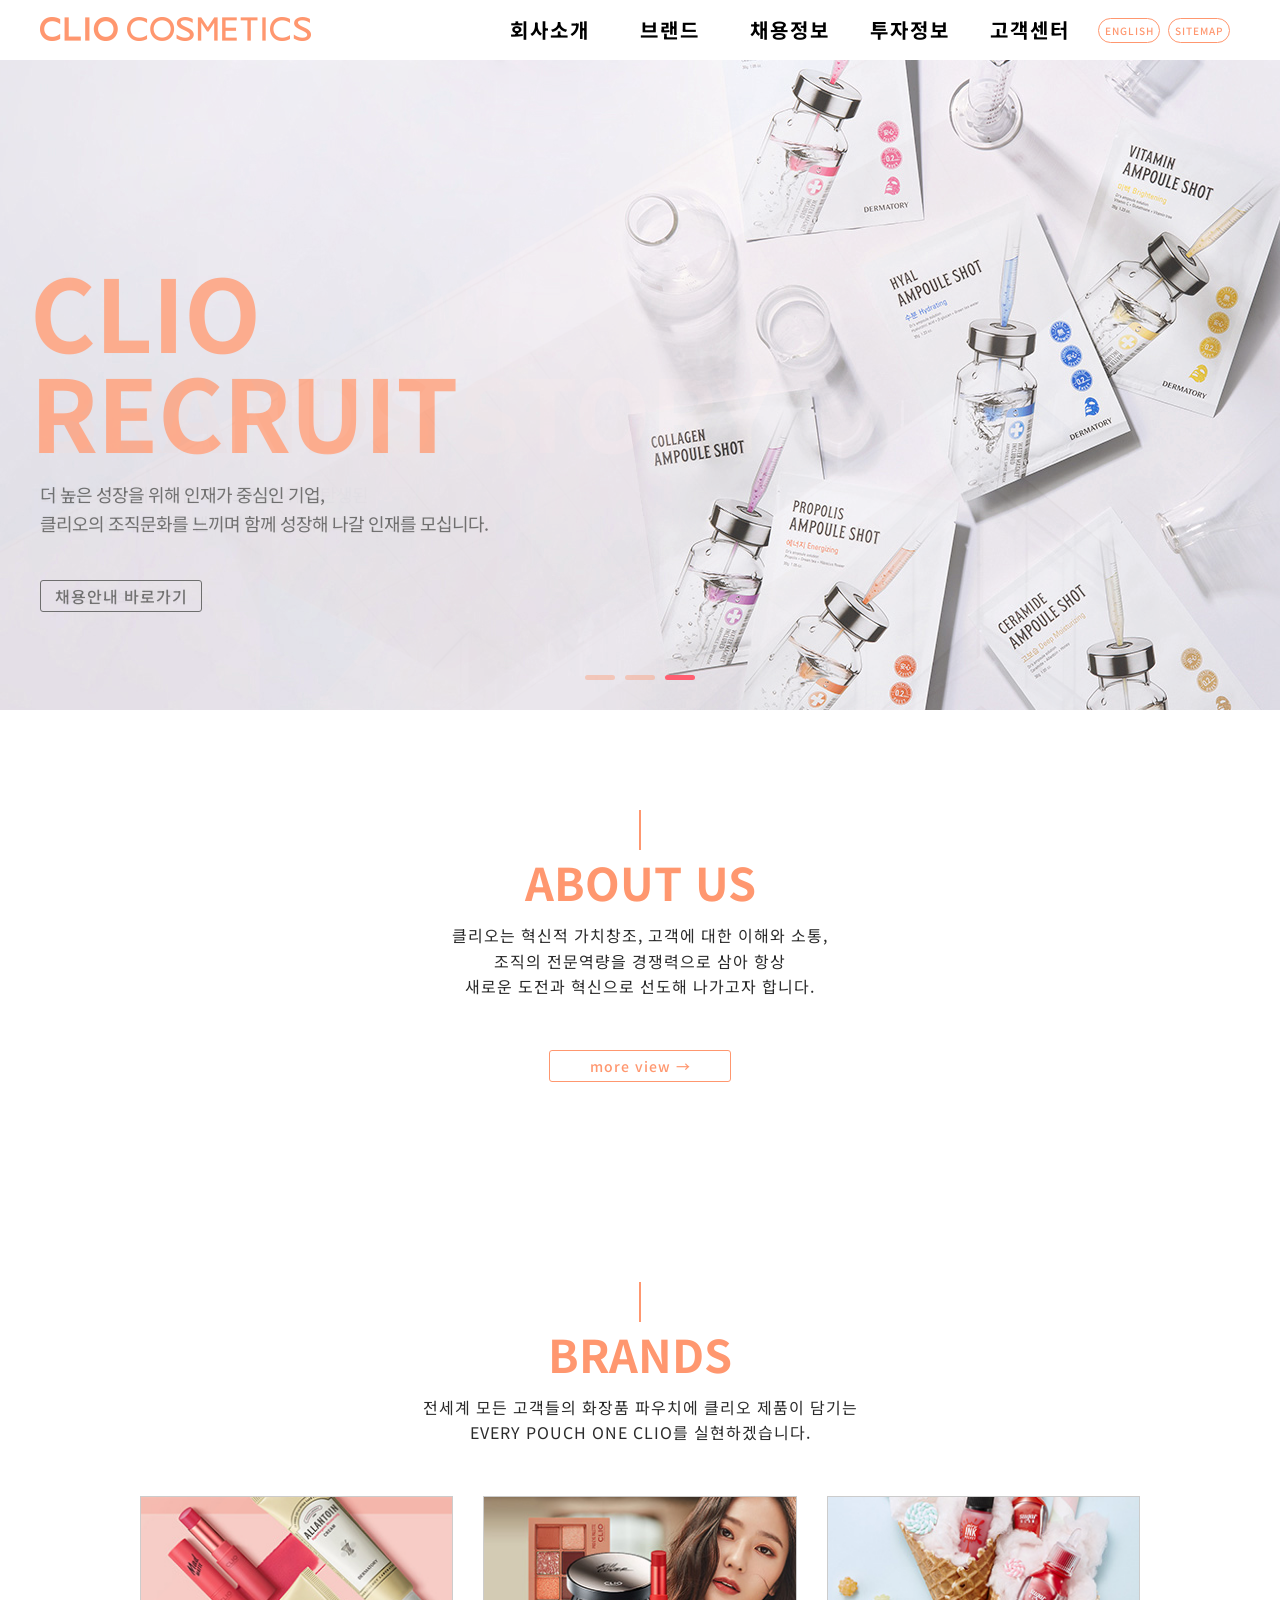
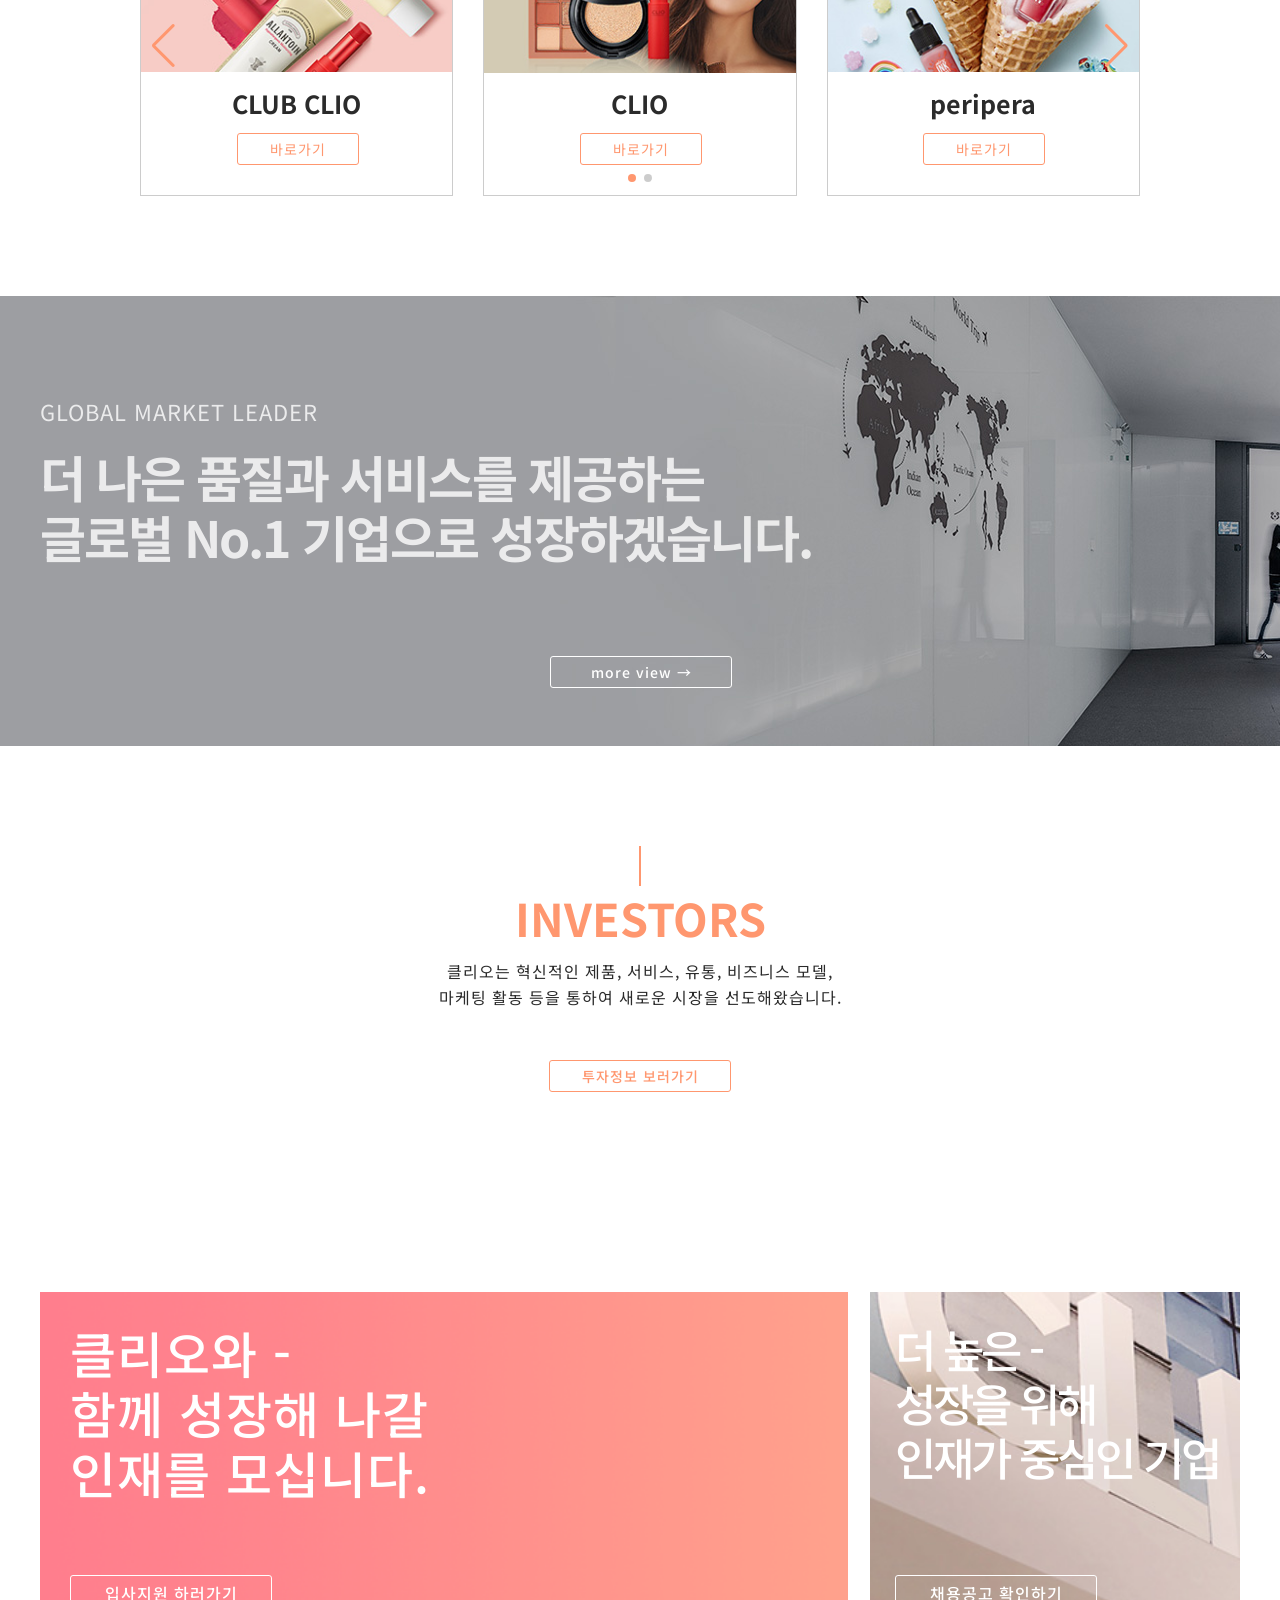
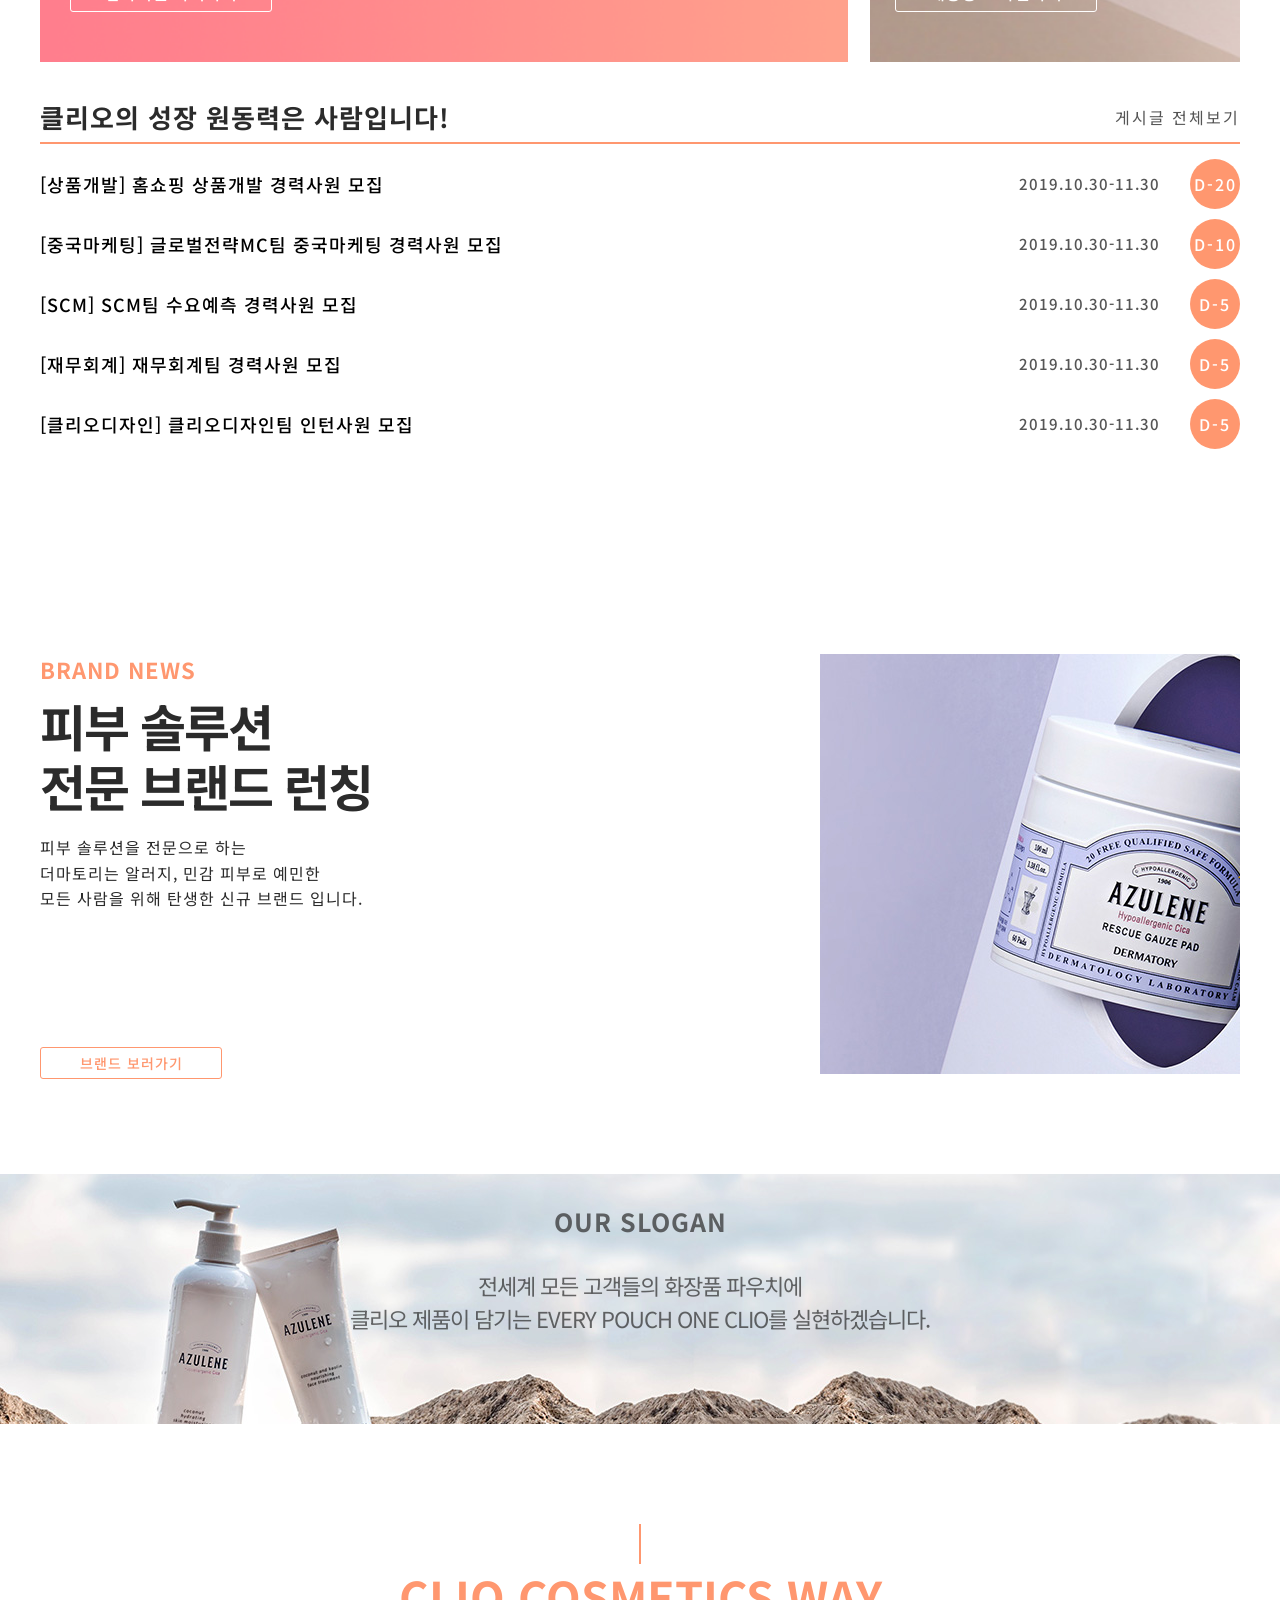
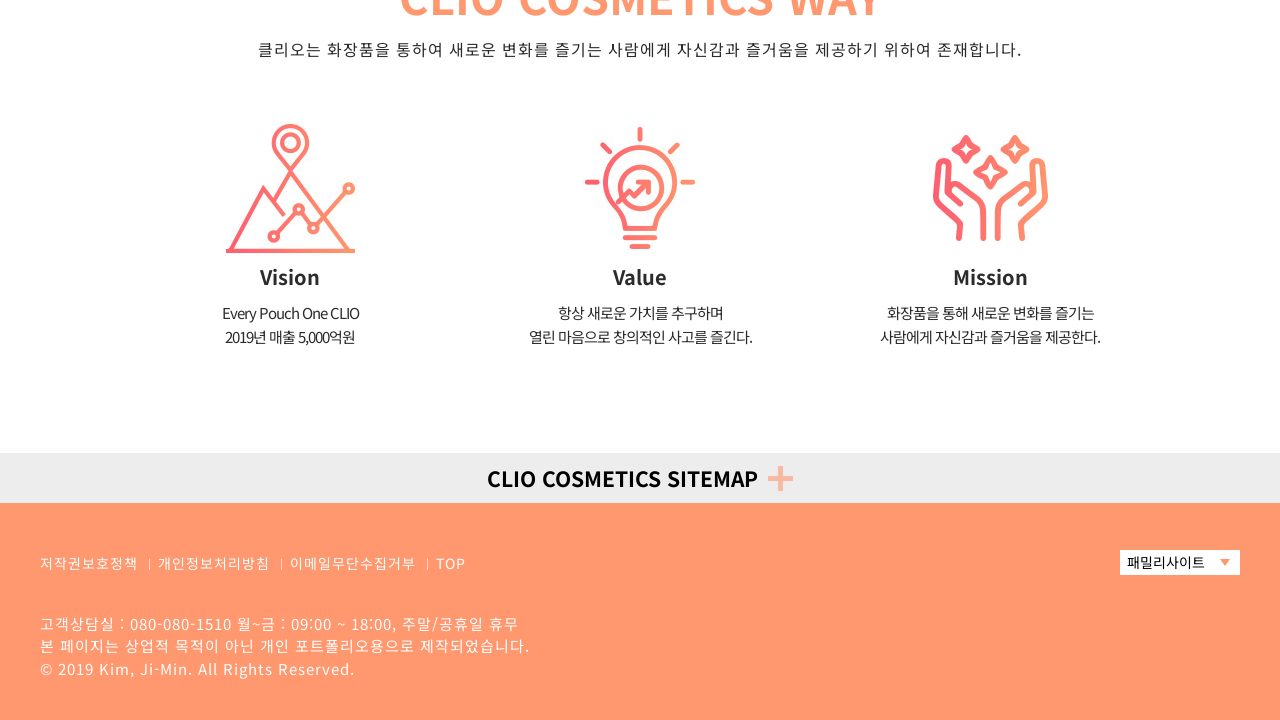
<file: index.html>
<!DOCTYPE html>
<html lang="ko">
<head>
  <meta charset="UTF-8">
  <meta name="viewport" content="width=device-width, initial-scale=1.0">
  <meta http-equiv="X-UA-Compatible" content="ie=edge">
  <title>클리오 코스메틱스</title>
  <link rel="icon" type="image/png" sizes="16x16" href="images/favicon.jpg">
  <link rel="stylesheet" href="css/reset.css">
  <link rel="stylesheet" href="css/swiper.css">
  <link rel="stylesheet" href="css/animate.css">
  <link rel="stylesheet" href="css/style.css">

  <script src="js/plugin/jquery-1.12.3.js"></script>
  <script src="js/plugin/jquery.easing.min.js"></script>
  <script src="js/plugin/swiper.min.js"></script>
  <script src="js/plugin/wow.min.js"></script>
  <script src="js/function.js"></script>
</head>
<body>
  <div id="wrap">
    <header>
      <h1 class="logo"><a href="index.html">CLIO COSMETICS</a></h1>

      <nav class="clearfix">
        <ul class="gnb clearfix">
          <li>
            <a href="sub_ceo.html">회사소개</a>

            <div class="sub clearfix">
              <ol>
                <li><a href="sub_ceo.html">CEO인사말</a></li>
                <li><a href="#">Vision</a></li>
                <li><a href="#">문화경영</a></li>
                <li><a href="#">연구개발</a></li>
                <li><a href="sub_ci.html">CI</a></li>
              </ol>

              <div class="sub_img">
                <p>
                  클리오 코스메틱스는 더 나은<br>
                  품질과 서비스를 제공하는 글로벌<br>
                  No.1 기업으로 성장하겠습니다.
                </p>
              </div>
            </div>
          </li>

          <li>
            <a href="#">브랜드</a>

            <div class="sub clearfix">
              <ol>
                <li><a href="#">Club Clio</a></li>
                <li><a href="#">CLIO</a></li>
                <li><a href="#">peripera</a></li>
                <li><a href="#">goodal</a></li>
                <li><a href="#">DERMATORY</a></li>
                <li><a href="#">Healing Bird</a></li>
              </ol>

              <div class="sub_img">
                <p>
                  전세계 모든 고객들의 화장품 파우치에<br>
                  클리오 제품이 담기도록 노력하겠습니다.
                </p>
              </div>
            </div>
          </li>

          <li>
            <a href="sub_recruit.html">채용정보</a>

            <div class="sub clearfix">
              <ol>
                <li><a href="sub_recruit.html">인재상</a></li>
                <li><a href="sub_recruit.html">인사제도</a></li>
                <li><a href="sub_recruit.html">채용안내</a></li>
              </ol>

              <div class="sub_img">
                <p>
                  더 높은 성장을 위해 인재가 중심인 기업<br>
                  클리오와 함께 성장해나갈 인재를 모십니다.
                </p>
              </div>
            </div>
          </li>

          <li>
            <a href="#">투자정보</a>

            <div class="sub clearfix">
              <ol>
                <li><a href="#">경영정보</a></li>
                <li><a href="#">재무정보</a></li>
                <li><a href="#">공시정보</a></li>
                <li><a href="#">법적고지</a></li>
                <li><a href="#">IR자료</a></li>
              </ol>

              <div class="sub_img">
                <p>
                  혁신적인 제품, 서비스, 유통, 비즈니스 모델, 마케팅<br>
                  활동 등을 통하여 새로운 시장을 선도하겠습니다.
                </p>
              </div>
            </div>
          </li>

          <li>
            <a href="#">고객센터</a>

            <div class="sub clearfix">
              <ol>
                <li><a href="#">공지사항</a></li>
                <li><a href="#">Q&A</a></li>
                <li class="last"><a href="#">커뮤니티</a></li>
              </ol>

              <div class="sub_img">
                <p>
                  화장품을 통해 새로운 변화를 즐기는<br>
                  사람에게 자신감과 즐거움의 제공을 약속드립니다.
                </p>
              </div>
            </div>
          </li>
        </ul>

        <ul class="lnb clearfix">
          <li><a href="#" class="language">ENGLISH</a></li>
          <li><a href="#" class="sitemap">SITEMAP</a></li>
        </ul>
      </nav>
    </header>
    <!-- end of header -->
    <hr>

    <section>
      <div class="slide-container">
        <ul class="slide">
          <li class="on">
            <h2>EVERY POUCH<br>ONE CLIO</h2>
            <p>
              클리오는 화장품을 통하여 새로운 변화를 즐기는 사람에게<br>
              자신감과 즐거움을 제공하겠다는 원대한 비전을 가지고 있습니다.
            </p>
            <a href="sub_ceo.html">회사소개 보러가기</a> 
          </li>

          <li>
            <h2>CLIO<br>BRANDS STORY</h2>
            <p>
              1993년 전문 메이트업 아티스트를 위해 탄생된<br>
              대한민국에서 가장 오랜 역사를 가진 메이크업 브랜드입니다.
            </p>
            <a href="sub_ci.html">스토리 보러가기</a> 
          </li>

          <li>
            <h2>CLIO<br>RECRUIT</h2>
            <p>
              더 높은 성장을 위해 인재가 중심인 기업,<br>
              클리오의 조직문화를 느끼며 함께 성장해 나갈 인재를 모십니다.
            </p>
            <a href="sub_recruit.html">채용안내 바로가기</a> 
          </li>
        </ul>

        <div class="slide-pagination">
          <ol>
            <li class="on"><a href="#">EVERY POUCH ONE CLIO</a></li>
            <li><a href="#">CLIO BRANDS STORY</a></li>
            <li><a href="#">CLIO RECRUIT</a></li>
          </ol>
        </div>
      </div>
      <!-- end of slide -->
      <hr>
      
      <div class="about content wow fadeIn" data-wow-delay="100ms">
        <h3 class="title">ABOUT US</h3>
        <p>
          클리오는 혁신적 가치창조, 고객에 대한 이해와 소통,<br>
          조직의 전문역량을 경쟁력으로 삼아 항상<br>
          새로운 도전과 혁신으로 선도해 나가고자 합니다.
        </p>
        <a href="sub_ceo.html">more view &rarr;</a>
      </div>
      <!-- end of about -->
      <hr>

      <div class="brands content wow fadeIn" data-wow-delay="100ms">
        <h3 class="title">BRANDS</h3>
        <p>
          전세계 모든 고객들의 화장품 파우치에 클리오 제품이 담기는<br>
          EVERY POUCH ONE CLIO를 실현하겠습니다.
        </p>
        
        <div class="swiper-container">
          <h2 class="sr-only">브랜드 소개</h2>

          <div class="swiper-wrapper">
            <div class="swiper-slide brands1">
              <h3>CLUB CLIO</h3>
              <a href="https://www.clubclio.co.kr/" target="_blank" title="클럽 클리오 공식몰 바로가기">바로가기</a>
            </div>

            <div class="swiper-slide brands2">
              <h3>CLIO</h3>
              <a href="http://www.cliocosmetic.com/" target="_blank" title="클리오 공식 쇼핑몰 바로가기">바로가기</a>
            </div>

            <div class="swiper-slide brands3">
              <h3>peripera</h3>
              <a href="http://www.periperacosmetic.com/" target="_blank" title="페리페라 공식 쇼핑몰 바로가기">바로가기</a>
            </div>

            <div class="swiper-slide brands4">
              <h3>goodal</h3>
              <a href="http://www.goodalcosmetic.com/" target="_blank" title="구달 공식 쇼핑몰 바로가기">바로가기</a>
            </div>

            <div class="swiper-slide brands5">
              <h3>DERMATORY</h3>
              <a href="http://www.dermatory.com/" target="_blank" title="더마토리 공식 쇼핑몰 바로가기">바로가기</a>
            </div>

            <div class="swiper-slide brands6">
              <h3>Healing bird</h3>
              <a href="http://www.healingbird.co.kr/" target="_blank" title="힐링버드 공식 쇼핑몰 바로가기">바로가기</a>
            </div>
          </div><!-- end of swiper-wrapper -->
            
          <div class="swiper-pagination"></div>
          <div class="swiper-button-next"></div>
          <div class="swiper-button-prev"></div>
        </div><!-- end of swiper-container -->
      </div>
      <!-- end of brands -->
      <hr>

      <div class="global wow fadeInUp" data-wow-delay="100ms">
        <h3 class="title">GLOBAL MARKET LEADER</h3>
        <p>
          더 나은 품질과 서비스를 제공하는<br>
          글로벌 No.1 기업으로 성장하겠습니다.            
        </p>
        <a href="#">more view &rarr;</a>
      </div>
      <!-- end of global -->
      <hr>

      <div class="Investors content wow fadeIn" data-wow-delay="100ms">
        <h3 class="title">INVESTORS</h3>
        <p>
          클리오는 혁신적인 제품, 서비스, 유통, 비즈니스 모델,<br>
          마케팅 활동 등을 통하여 새로운 시장을 선도해왔습니다.           
        </p>
        <a href="#">투자정보 보러가기</a>
      </div>
      <!-- end of Investors -->
      <hr>

      <div class="recruit wow fadeIn" data-wow-delay="100ms">
        <h3 class="sr-only">RECRUIT</h3>

        <div class="recruit-apply">
          <p>
            클리오와 - <br>
            함께 성장해 나갈<br>
            인재를 모십니다.
          </p>
          <a href="sub_recruit.html">입사지원 하러가기</a> 
        </div>
        
        <div class="recruit-notice">
          <p>
            더 높은 - <br>
            성장을 위해<br>
            인재가 중심인 기업
          </p>
          <a href="sub_recruit.html">채용공고 확인하기</a>
        </div>

        <div class="recruit-board wow fadeIn" data-wow-delay="200ms">
          <h3 class="title clearfix">클리오의 성장 원동력은 사람입니다!
            <a href="#">게시글 전체보기</a>
          </h3>

          <ul class="board">
            <li>
              <a href="#">
                [상품개발] 홈쇼핑 상품개발 경력사원 모집<span class="date">2019.10.30-11.30</span><span class="day">D-20</span>
              </a>
            </li>

            <li>
              <a href="#">
                [중국마케팅] 글로벌전략MC팀 중국마케팅 경력사원 모집<span class="date">2019.10.30-11.30</span><span class="day">D-10</span>
              </a>
            </li>

            <li>
              <a href="#">
                [SCM] SCM팀 수요예측 경력사원 모집<span class="date">2019.10.30-11.30</span><span class="day">D-5</span>
              </a>
            </li>

            <li>
              <a href="#">
                [재무회계] 재무회계팀 경력사원 모집<span class="date">2019.10.30-11.30</span><span class="day">D-5</span>
              </a>
            </li>

            <li>
              <a href="#">
                [클리오디자인] 클리오디자인팀 인턴사원 모집<span class="date">2019.10.30-11.30</span><span class="day">D-5</span>
              </a>
            </li>
          </ul>
        </div>
      </div>
      <!-- end of recruit -->
      <hr>

      <div class="brandnews wow fadeIn" data-wow-delay="100ms">
        <h3 class="title">BRAND NEWS</h3>
        <h4>
          피부 솔루션<br>
          전문 브랜드 런칭
        </h4>

        <p>
          피부 솔루션을 전문으로 하는<br>
          더마토리는 알러지, 민감 피부로 예민한<br>
          모든 사람을 위해 탄생한 신규 브랜드 입니다. 
        </p>

        <a href="http://www.dermatory.com/" target="_blank">브랜드 보러가기</a>
        <a href="http://www.dermatory.com/" target="_blank" class="brandnews_img" title="더마토리 AZULENE 제품라인 보러가기">더마토리 AZULENE 제품라인 보러가기<!--이밎 IR--></a>
      </div>
      <!-- end of brandnews-->
      <hr>

      <div class="slogan wow fadeInUp" data-wow-delay="100ms">
        <h3 class="title">OUR SLOGAN</h3>
        <p>
          전세계 모든 고객들의 화장품 파우치에<br>
          클리오 제품이 담기는 EVERY POUCH ONE CLIO를 실현하겠습니다.
        </p>
      </div>
      <!-- end of slogan -->
      <hr>
      
      <div class="way content wow fadeIn" data-wow-delay="100ms">
        <h3 class="title">CLIO COSMETICS WAY</h3>
        <p>
          클리오는 화장품을 통하여 새로운 변화를 즐기는
          사람에게 자신감과 즐거움을 제공하기 위하여 존재합니다.
        </p>
          
        <div class="ways">
          <ol class="clearfix">
            <li>
              <h4><span>경영목표</span>Vision</h4>
              <p>
                Every Pouch One CLIO<br>
                2019년 매출 5,000억원
              </p>
            </li>

            <li>
              <h4><span>핵심가치</span>Value</h4>
              <p>
                항상 새로운 가치를 추구하며<br>
                열린 마음으로 창의적인 사고를 즐긴다.
              </p>
            </li>

            <li>
              <h4><span>행동원칙</span>Mission</h4>
              <p>
                화장품을 통해 새로운 변화를 즐기는<br>
                사람에게 자신감과 즐거움을 제공한다.
              </p>
            </li>
          </ol>
        </div>
      </div>
      <!-- end of way-->
    </section>
    <!-- end of section -->
    <hr>

    <footer>
      <div class="fnb">
        <a href="#" class="sitemapOpen">
          <h3 class="title">CLIO COSMETICS SITEMAP<span>펼쳐보기</span></h3>
        </a>

        <ul class="clearfix">
          <li>
            <a href="sub_ceo.html">회사소개</a>

            <ol class="fnb_sub">
              <li><a href="sub_ceo.html">&middot; CEO인사말</a></li>
              <li><a href="#">&middot; Vision</a></li>
              <li><a href="#">&middot; 문화경영</a></li>
              <li><a href="#">&middot; 연구개발</a></li>
              <li><a href="sub_ci.html">&middot; CI</a></li>
            </ol>
          </li>

          <li>
            <a href="#">브랜드</a>

            <ol class="fnb_sub">
              <li><a href="#">&middot; Club Clio</a></li>
              <li><a href="#">&middot; CLIO</a></li>
              <li><a href="#">&middot; peripera</a></li>
              <li><a href="#">&middot; goodal</a></li>
              <li><a href="#">&middot; DERMATORY</a></li>
              <li><a href="#">&middot; Healing Bird</a></li>
            </ol>
          </li>

          <li>
            <a href="sub_recruit.html">채용정보</a>

            <ol class="fnb_sub">
              <li><a href="sub_recruit.html">&middot; 인재상</a></li>
              <li><a href="sub_recruit.html">&middot; 인사제도</a></li>
              <li><a href="sub_recruit.html">&middot; 채용안내</a></li>
            </ol>
          </li>

          <li>
            <a href="#">투자정보</a>

            <ol class="fnb_sub">
              <li><a href="#">&middot; 경영정보</a></li>
              <li><a href="#">&middot; 재무정보</a></li>
              <li><a href="#">&middot; 공시정보</a></li>
              <li><a href="#">&middot; 법적고지</a></li>
              <li><a href="#">&middot; IR자료</a></li>
            </ol>
          </li>

          <li>
            <a href="#">고객센터</a>

            <ol class="fnb_sub">
              <li><a href="#">&middot; 공지사항</a></li>
              <li><a href="#">&middot; Q&A</a></li>
              <li><a href="#">&middot; 커뮤니티</a></li>
            </ol>
          </li>

          <li>
            <a href="#">SNS</a>

            <ol class="fnb_sub">
              <li><a href="#">&middot; facebook</a></li>
              <li><a href="#">&middot; instagram</a></li>
              <li><a href="#">&middot; youtube</a></li>
              <li><a href="#">&middot; blog</a></li>
            </ol>
          </li>
        </ul>
      </div>

      <div class="info">
        <ul class="policy clearfix">
          <li><a href="#">저작권보호정책</a></li>
          <li><a href="#">개인정보처리방침</a></li>
          <li><a href="#">이메일무단수집거부</a></li>
          <li><a href="#" class="top">TOP</a></li>
        </ul>

        <div class="familysite">
          <a href="#" class="familysiteOpen">패밀리사이트<span>이동하기</span></a>

          <ul>
            <li><a href="https://www.clubclio.co.kr/" target="_blank">클럽 클리오</a></li>
            <li><a href="http://www.cliocosmetic.com/" target="_blank">클리오</a></li>
            <li><a href="http://www.periperacosmetic.com/" target="_blank">페리페라</a></li>
            <li><a href="http://www.goodalcosmetic.com/" target="_blank">구달</a></li>
            <li><a href="http://www.dermatory.com/" target="_blank">더마토리</a></li>
            <li><a href="http://www.healingbird.co.kr" target="_blank">힐링 버드</a></li>
          </ul>
        </div>
  
        <address>
          고객상담실 : 080-080-1510 월~금 : 09:00 ~ 18:00, 주말/공휴일 휴무<br>
          본 페이지는 상업적 목적이 아닌 개인 포트폴리오용으로 제작되었습니다.<br>
          &copy; 2019 Kim, Ji-Min. All Rights Reserved.       
        </address>
      </div>
    </footer>
  </div>

  <script src="js/initial_function.js"></script>
</body>
</html>
</file>
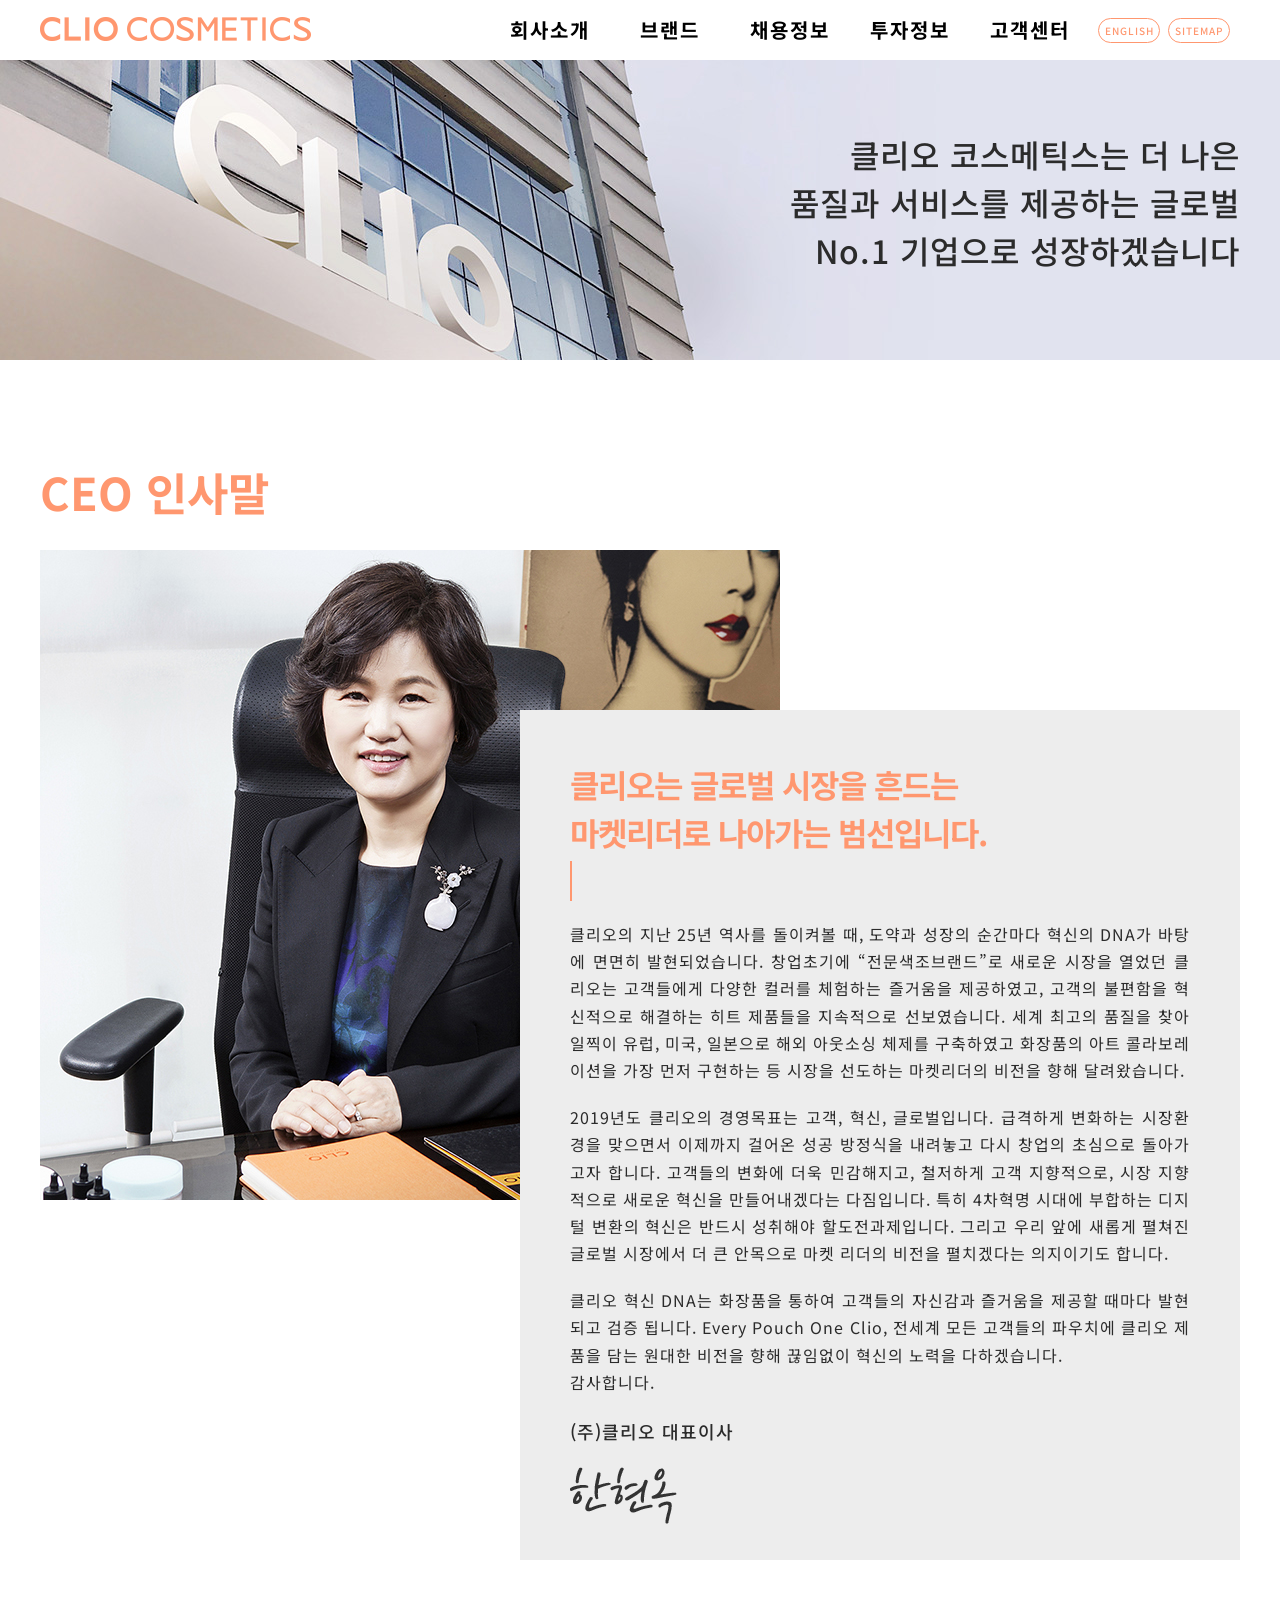
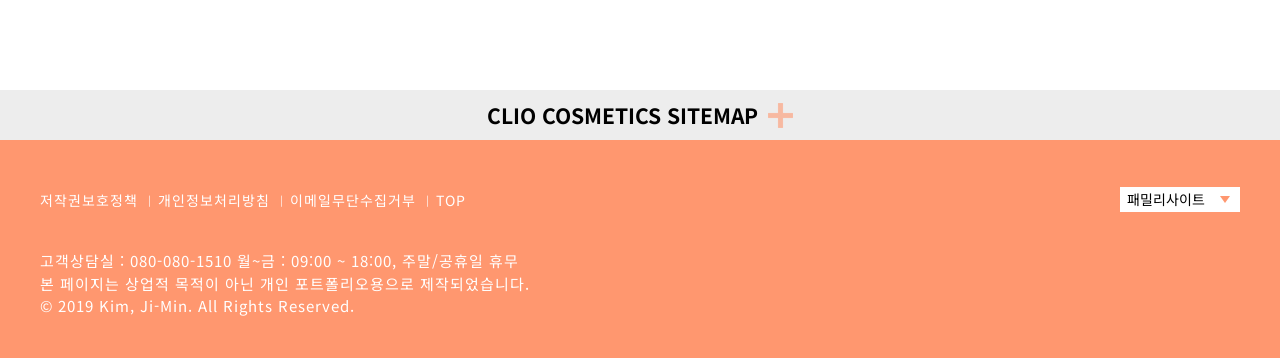
<file: sub_ceo.html>
<!DOCTYPE html>
<html lang="ko">
<head>
  <meta charset="UTF-8">
  <meta name="viewport" content="width=device-width, initial-scale=1.0">
  <meta http-equiv="X-UA-Compatible" content="ie=edge">
  <title>클리오 코스메틱스</title>
  <link rel="icon" type="image/png" sizes="16x16" href="images/favicon.jpg">
  <link rel="stylesheet" href="css/reset.css">
  <link rel="stylesheet" href="css/swiper.css">
  <link rel="stylesheet" href="css/animate.css">
  <link rel="stylesheet" href="css/style.css">

  <script src="js/plugin/jquery-1.12.3.js"></script>
  <script src="js/plugin/jquery.easing.min.js"></script>
  <script src="js/plugin/swiper.min.js"></script>
  <script src="js/plugin/wow.min.js"></script>
  <script src="js/function.js"></script>
</head>
<body>
  <div id="wrap">
    <header>
      <h1 class="logo"><a href="index.html">CLIO COSMETICS</a></h1>

      <nav class="clearfix">
        <ul class="gnb clearfix">
          <li>
            <a href="sub_ceo.html">회사소개</a>

            <div class="sub clearfix">
              <ol>
                <li><a href="sub_ceo.html">CEO인사말</a></li>
                <li><a href="#">Vision</a></li>
                <li><a href="#">문화경영</a></li>
                <li><a href="#">연구개발</a></li>
                <li><a href="sub_ci.html">CI</a></li>
              </ol>

              <div class="sub_img">
                <p>
                  클리오 코스메틱스는 더 나은<br>
                  품질과 서비스를 제공하는 글로벌<br>
                  No.1 기업으로 성장하겠습니다.
                </p>
              </div>
            </div>
          </li>

          <li>
            <a href="#">브랜드</a>

            <div class="sub clearfix">
              <ol>
                <li><a href="#">Club Clio</a></li>
                <li><a href="#">CLIO</a></li>
                <li><a href="#">peripera</a></li>
                <li><a href="#">goodal</a></li>
                <li><a href="#">DERMATORY</a></li>
                <li><a href="#">Healing Bird</a></li>
              </ol>

              <div class="sub_img">
                <p>
                  전세계 모든 고객들의 화장품 파우치에<br>
                  클리오 제품이 담기도록 노력하겠습니다.
                </p>
              </div>
            </div>
          </li>

          <li>
            <a href="sub_recruit.html">채용정보</a>

            <div class="sub clearfix">
              <ol>
                <li><a href="sub_recruit.html">인재상</a></li>
                <li><a href="sub_recruit.html">인사제도</a></li>
                <li><a href="sub_recruit.html">채용안내</a></li>
              </ol>

              <div class="sub_img">
                <p>
                  더 높은 성장을 위해 인재가 중심인 기업<br>
                  클리오와 함께 성장해나갈 인재를 모십니다.
                </p>
              </div>
            </div>
          </li>

          <li>
            <a href="#">투자정보</a>

            <div class="sub clearfix">
              <ol>
                <li><a href="#">경영정보</a></li>
                <li><a href="#">재무정보</a></li>
                <li><a href="#">공시정보</a></li>
                <li><a href="#">법적고지</a></li>
                <li><a href="#">IR자료</a></li>
              </ol>

              <div class="sub_img">
                <p>
                  혁신적인 제품, 서비스, 유통, 비즈니스 모델, 마케팅<br>
                  활동 등을 통하여 새로운 시장을 선도하겠습니다.
                </p>
              </div>
            </div>
          </li>

          <li>
            <a href="#">고객센터</a>

            <div class="sub clearfix">
              <ol>
                <li><a href="#">공지사항</a></li>
                <li><a href="#">Q&A</a></li>
                <li class="last"><a href="#">커뮤니티</a></li>
              </ol>

              <div class="sub_img">
                <p>
                  화장품을 통해 새로운 변화를 즐기는<br>
                  사람에게 자신감과 즐거움의 제공을 약속드립니다.
                </p>
              </div>
            </div>
          </li>
        </ul>

        <ul class="lnb clearfix">
          <li><a href="#" class="language">ENGLISH</a></li>
          <li><a href="#" class="sitemap">SITEMAP</a></li>
        </ul>
      </nav>
    </header>
    <!-- end of header -->
    <hr>

    <section>
      <h2 class="sr-only">회사 소개 페이지</h2>
      <div class="sub_banner">
        <p class="wow fadeIn" data-wow-delay="100ms">
          클리오 코스메틱스는 더 나은<br>
          품질과 서비스를 제공하는 글로벌<br>
          No.1 기업으로 성장하겠습니다
        </p>
      </div>

      <article class="ceo content wow fadeInUp" data-wow-delay="200ms">
        <h2>CEO 인사말</h2>

        <div class="ceo_img">대표이사가 말하는 클리오 이야기</div>

        <div class="ceo_text">
          <h3>
            클리오는 글로벌 시장을 흔드는<br>
            마켓리더로 나아가는 범선입니다.
          </h3>

          <p>
            클리오의 지난 25년 역사를 돌이켜볼 때, 도약과 성장의 순간마다 혁신의 DNA가 바탕에 면면히 발현되었습니다.
            창업초기에 “전문색조브랜드”로 새로운 시장을 열었던 클리오는 고객들에게 다양한 컬러를 체험하는 즐거움을 제공하였고,
            고객의 불편함을 혁신적으로 해결하는 히트 제품들을 지속적으로 선보였습니다.
            세계 최고의 품질을 찾아 일찍이 유럽, 미국, 일본으로 해외 아웃소싱 체제를 구축하였고 화장품의 아트 콜라보레이션을
            가장 먼저 구현하는 등 시장을 선도하는 마켓리더의 비전을 향해 달려왔습니다.
          </p>
          <p>
            2019년도 클리오의 경영목표는 고객, 혁신, 글로벌입니다.
            급격하게 변화하는 시장환경을 맞으면서 이제까지 걸어온 성공 방정식을 내려놓고 다시 창업의 초심으로 돌아가고자 합니다. 
            고객들의 변화에 더욱 민감해지고, 철저하게 고객 지향적으로, 시장 지향적으로 새로운 혁신을 만들어내겠다는 다짐입니다. 
            특히 4차혁명 시대에 부합하는 디지털 변환의 혁신은 반드시 성취해야 할도전과제입니다.
            그리고 우리 앞에 새롭게 펼쳐진 글로벌 시장에서 더 큰 안목으로 마켓 리더의 비전을 펼치겠다는 의지이기도 합니다.
          </p>
          <p>
            클리오 혁신 DNA는 화장품을 통하여 고객들의 자신감과 즐거움을 제공할 때마다 발현되고 검증
            됩니다. Every Pouch One Clio, 전세계 모든 고객들의 파우치에 클리오 제품을 담는 원대한
            비전을 향해 끊임없이 혁신의 노력을 다하겠습니다.<br>
            감사합니다.
          </p>

          <p>(주)클리오 대표이사</p>
          <div class="ceo_sign">한현옥</div>
        </div>
      </article>
    </section>
    <!-- end of section -->
    <hr>

    <footer>
      <div class="fnb">
        <a href="#" class="sitemapOpen">
          <h3 class="title">CLIO COSMETICS SITEMAP<span>펼쳐보기</span></h3>
        </a>

        <ul class="clearfix">
          <li>
            <a href="sub_ceo.html">회사소개</a>

            <ol class="fnb_sub">
              <li><a href="sub_ceo.html">&middot; CEO인사말</a></li>
              <li><a href="#">&middot; Vision</a></li>
              <li><a href="#">&middot; 문화경영</a></li>
              <li><a href="#">&middot; 연구개발</a></li>
              <li><a href="sub_ci.html">&middot; CI</a></li>
            </ol>
          </li>

          <li>
            <a href="#">브랜드</a>

            <ol class="fnb_sub">
              <li><a href="#">&middot; Club Clio</a></li>
              <li><a href="#">&middot; CLIO</a></li>
              <li><a href="#">&middot; peripera</a></li>
              <li><a href="#">&middot; goodal</a></li>
              <li><a href="#">&middot; DERMATORY</a></li>
              <li><a href="#">&middot; Healing Bird</a></li>
            </ol>
          </li>

          <li>
            <a href="sub_recruit.html">채용정보</a>

            <ol class="fnb_sub">
              <li><a href="sub_recruit.html">&middot; 인재상</a></li>
              <li><a href="sub_recruit.html">&middot; 인사제도</a></li>
              <li><a href="sub_recruit.html">&middot; 채용안내</a></li>
            </ol>
          </li>

          <li>
            <a href="#">투자정보</a>

            <ol class="fnb_sub">
              <li><a href="#">&middot; 경영정보</a></li>
              <li><a href="#">&middot; 재무정보</a></li>
              <li><a href="#">&middot; 공시정보</a></li>
              <li><a href="#">&middot; 법적고지</a></li>
              <li><a href="#">&middot; IR자료</a></li>
            </ol>
          </li>

          <li>
            <a href="#">고객센터</a>

            <ol class="fnb_sub">
              <li><a href="#">&middot; 공지사항</a></li>
              <li><a href="#">&middot; Q&A</a></li>
              <li><a href="#">&middot; 커뮤니티</a></li>
            </ol>
          </li>

          <li>
            <a href="#">SNS</a>

            <ol class="fnb_sub">
              <li><a href="#">&middot; facebook</a></li>
              <li><a href="#">&middot; instagram</a></li>
              <li><a href="#">&middot; youtube</a></li>
              <li><a href="#">&middot; blog</a></li>
            </ol>
          </li>
        </ul>
      </div>

      <div class="info">
        <ul class="policy clearfix">
          <li><a href="#">저작권보호정책</a></li>
          <li><a href="#">개인정보처리방침</a></li>
          <li><a href="#">이메일무단수집거부</a></li>
          <li><a href="#" class="top">TOP</a></li>
        </ul>

        <div class="familysite">
          <a href="#" class="familysiteOpen">패밀리사이트<span>이동하기</span></a>

          <ul>
            <li><a href="https://www.clubclio.co.kr/" target="_blank">클럽 클리오</a></li>
            <li><a href="http://www.cliocosmetic.com/" target="_blank">클리오</a></li>
            <li><a href="http://www.periperacosmetic.com/" target="_blank">페리페라</a></li>
            <li><a href="http://www.goodalcosmetic.com/" target="_blank">구달</a></li>
            <li><a href="http://www.dermatory.com/" target="_blank">더마토리</a></li>
            <li><a href="http://www.healingbird.co.kr/" target="_blank">힐링 버드</a></li>
          </ul>
        </div>
  
        <address>
          고객상담실 : 080-080-1510 월~금 : 09:00 ~ 18:00, 주말/공휴일 휴무<br>
          본 페이지는 상업적 목적이 아닌 개인 포트폴리오용으로 제작되었습니다.<br>
          &copy; 2019 Kim, Ji-Min. All Rights Reserved.       
        </address>
      </div>
    </footer>
  </div>

  <script src="js/initial_function.js"></script>
</body>
</html>
</file>
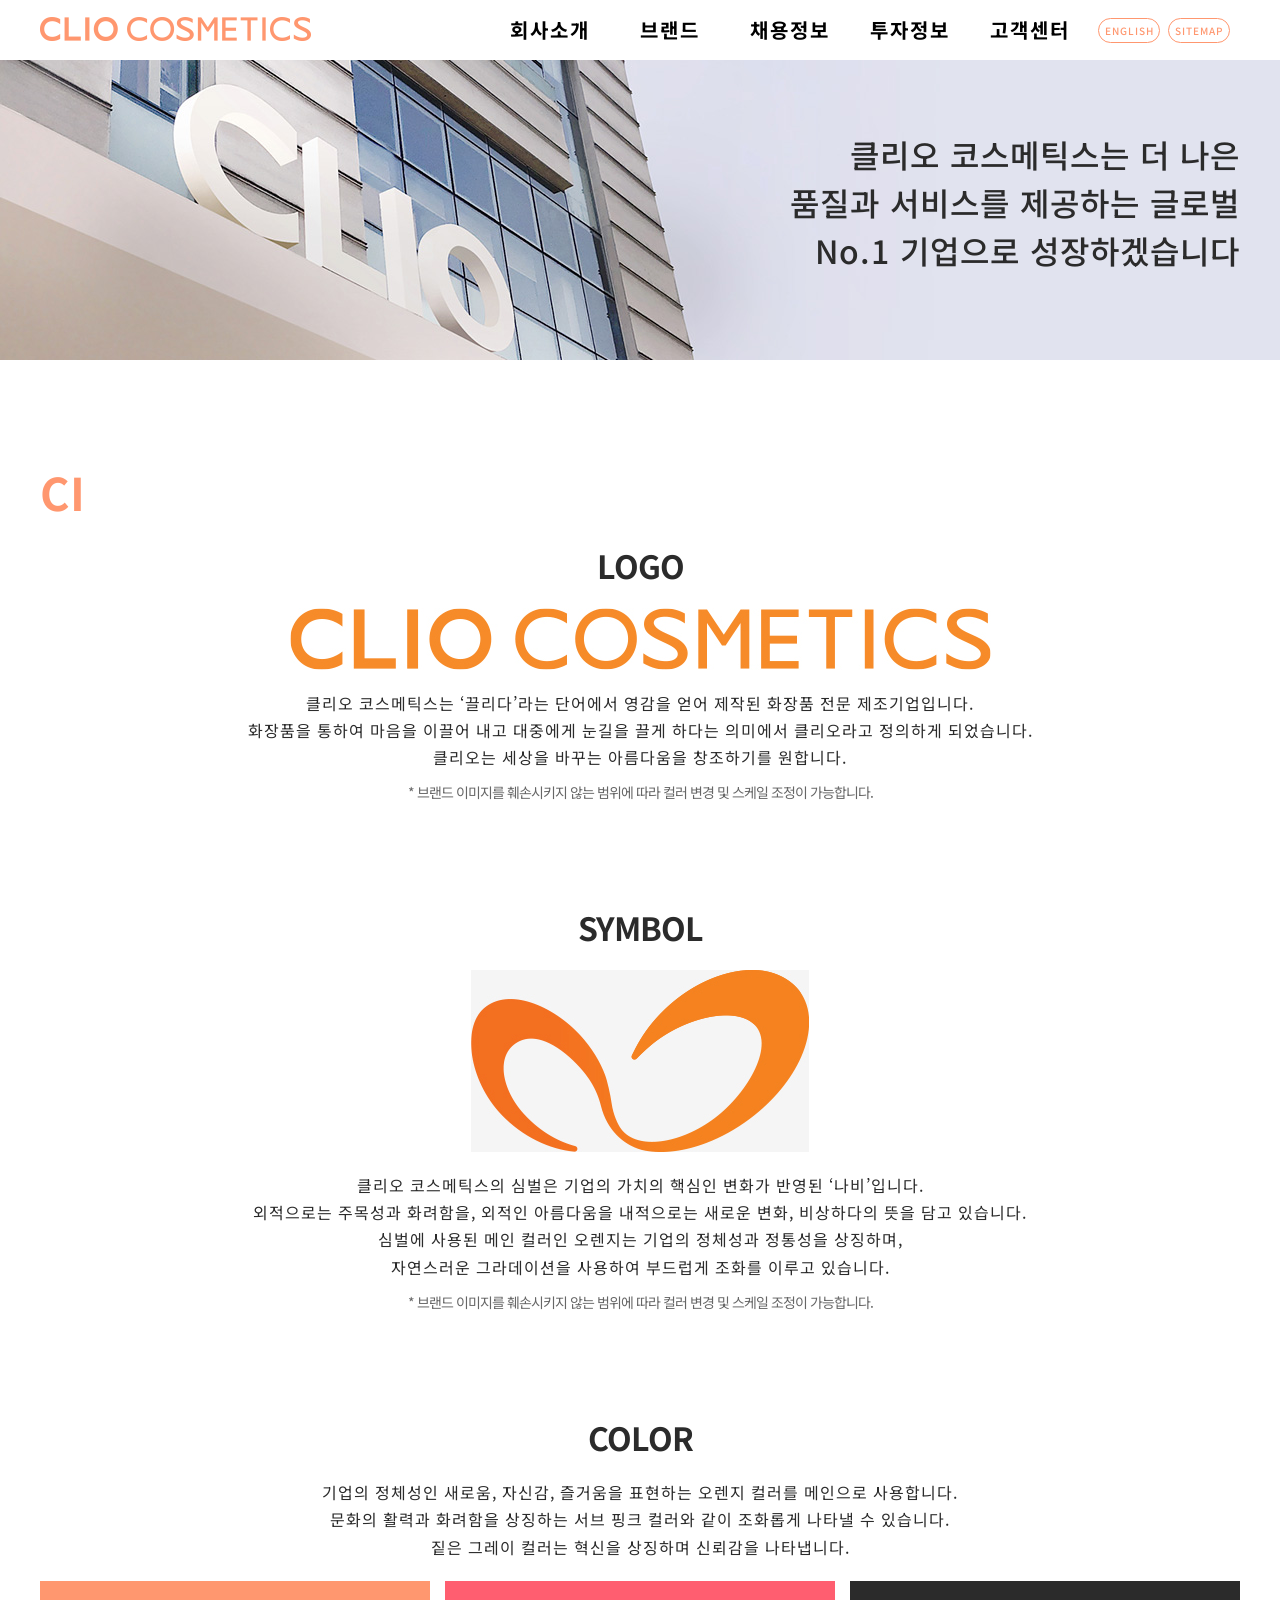
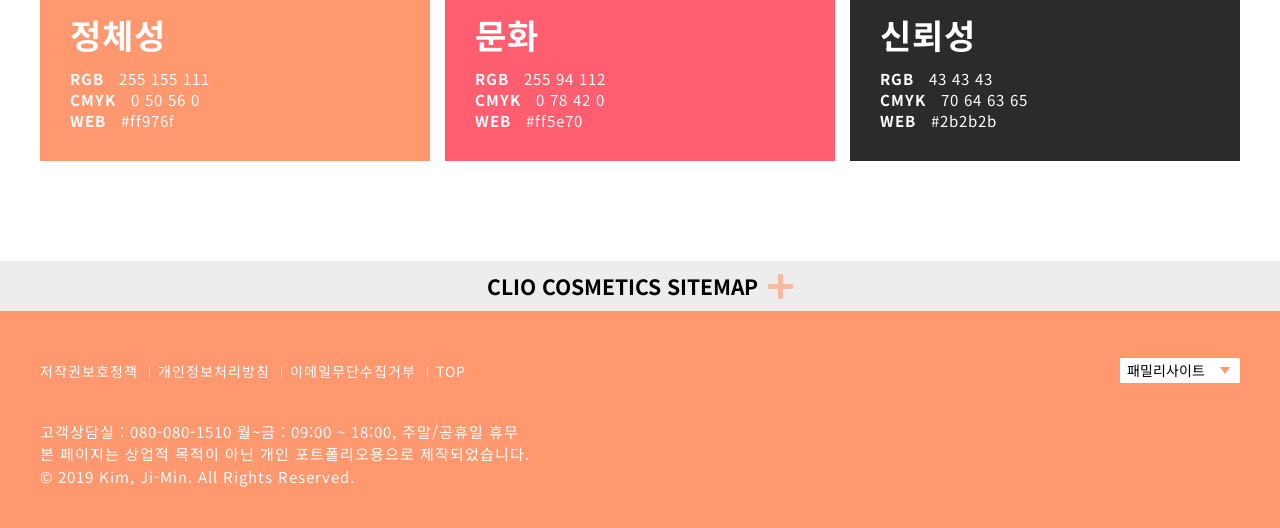
<file: sub_ci.html>
<!DOCTYPE html>
<html lang="ko">
<head>
  <meta charset="UTF-8">
  <meta name="viewport" content="width=device-width, initial-scale=1.0">
  <meta http-equiv="X-UA-Compatible" content="ie=edge">
  <title>클리오 코스메틱스</title>
  <link rel="icon" type="image/png" sizes="16x16" href="images/favicon.jpg">
  <link rel="stylesheet" href="css/reset.css">
  <link rel="stylesheet" href="css/swiper.css">
  <link rel="stylesheet" href="css/animate.css">
  <link rel="stylesheet" href="css/style.css">

  <script src="js/plugin/jquery-1.12.3.js"></script>
  <script src="js/plugin/jquery.easing.min.js"></script>
  <script src="js/plugin/swiper.min.js"></script>
  <script src="js/plugin/wow.min.js"></script>
  <script src="js/function.js"></script>
</head>
<body>
  <div id="wrap">
    <header>
      <h1 class="logo"><a href="index.html">CLIO COSMETICS</a></h1>

      <nav class="clearfix">
        <ul class="gnb clearfix">
          <li>
            <a href="sub_ceo.html">회사소개</a>

            <div class="sub clearfix">
              <ol>
                <li><a href="sub_ceo.html">CEO인사말</a></li>
                <li><a href="#">Vision</a></li>
                <li><a href="#">문화경영</a></li>
                <li><a href="#">연구개발</a></li>
                <li><a href="sub_ci.html">CI</a></li>
              </ol>

              <div class="sub_img">
                <p>
                  클리오 코스메틱스는 더 나은<br>
                  품질과 서비스를 제공하는 글로벌<br>
                  No.1 기업으로 성장하겠습니다.
                </p>
              </div>
            </div>
          </li>

          <li>
            <a href="#">브랜드</a>

            <div class="sub clearfix">
              <ol>
                <li><a href="#">Club Clio</a></li>
                <li><a href="#">CLIO</a></li>
                <li><a href="#">peripera</a></li>
                <li><a href="#">goodal</a></li>
                <li><a href="#">DERMATORY</a></li>
                <li><a href="#">Healing Bird</a></li>
              </ol>

              <div class="sub_img">
                <p>
                  전세계 모든 고객들의 화장품 파우치에<br>
                  클리오 제품이 담기도록 노력하겠습니다.
                </p>
              </div>
            </div>
          </li>

          <li>
            <a href="sub_recruit.html">채용정보</a>

            <div class="sub clearfix">
              <ol>
                <li><a href="sub_recruit.html">인재상</a></li>
                <li><a href="sub_recruit.html">인사제도</a></li>
                <li><a href="sub_recruit.html">채용안내</a></li>
              </ol>

              <div class="sub_img">
                <p>
                  더 높은 성장을 위해 인재가 중심인 기업<br>
                  클리오와 함께 성장해나갈 인재를 모십니다.
                </p>
              </div>
            </div>
          </li>

          <li>
            <a href="#">투자정보</a>

            <div class="sub clearfix">
              <ol>
                <li><a href="#">경영정보</a></li>
                <li><a href="#">재무정보</a></li>
                <li><a href="#">공시정보</a></li>
                <li><a href="#">법적고지</a></li>
                <li><a href="#">IR자료</a></li>
              </ol>

              <div class="sub_img">
                <p>
                  혁신적인 제품, 서비스, 유통, 비즈니스 모델, 마케팅<br>
                  활동 등을 통하여 새로운 시장을 선도하겠습니다.
                </p>
              </div>
            </div>
          </li>

          <li>
            <a href="#">고객센터</a>

            <div class="sub clearfix">
              <ol>
                <li><a href="#">공지사항</a></li>
                <li><a href="#">Q&A</a></li>
                <li class="last"><a href="#">커뮤니티</a></li>
              </ol>

              <div class="sub_img">
                <p>
                  화장품을 통해 새로운 변화를 즐기는<br>
                  사람에게 자신감과 즐거움의 제공을 약속드립니다.
                </p>
              </div>
            </div>
          </li>
        </ul>

        <ul class="lnb clearfix">
          <li><a href="#" class="language">ENGLISH</a></li>
          <li><a href="#" class="sitemap">SITEMAP</a></li>
        </ul>
      </nav>
    </header>
    <!-- end of header -->
    <hr>

    <section>
      <h2 class="sr-only">회사 소개 페이지</h2>
      <div class="sub_banner">
        <p class="wow fadeIn" data-wow-delay="100ms">
          클리오 코스메틱스는 더 나은<br>
          품질과 서비스를 제공하는 글로벌<br>
          No.1 기업으로 성장하겠습니다
        </p>
      </div>

      <article class="ci content wow fadeInUp" data-wow-delay="200ms">
        <h2>CI</h2>

        <div class="ci_logo">
          <h3>LOGO</h3>
          <div class="logo_img">Word Mark</div>
  
          <p>
            클리오 코스메틱스는 ‘끌리다’라는 단어에서 영감을 얻어 제작된 화장품 전문 제조기업입니다.<br>
            화장품을 통하여 마음을 이끌어 내고 대중에게 눈길을 끌게 하다는 의미에서 클리오라고 정의하게 되었습니다.<br> 
            클리오는 세상을 바꾸는 아름다움을 창조하기를 원합니다.<br>
          </p>
          <p class="sub_tit">* 브랜드 이미지를 훼손시키지 않는 범위에 따라 컬러 변경 및 스케일 조정이 가능합니다.</p>
        </div>
        
        <div class="ci_symbol">
          <h3>SYMBOL</h3>
          <div class="symbol_img">Symbol Mark</div>
  
          <p>
            클리오 코스메틱스의 심벌은 기업의 가치의 핵심인 변화가 반영된 ‘나비’입니다.<br>
            외적으로는 주목성과 화려함을, 외적인 아름다움을 내적으로는 새로운 변화, 비상하다의 뜻을 담고 있습니다.<br>
            심벌에 사용된 메인 컬러인 오렌지는 기업의 정체성과 정통성을 상징하며,<br>
            자연스러운 그라데이션을 사용하여 부드럽게 조화를 이루고 있습니다.<br>
          </p>
          <p class="sub_tit">* 브랜드 이미지를 훼손시키지 않는 범위에 따라 컬러 변경 및 스케일 조정이 가능합니다.</p>
        </div>

        <div class="ci_color">
          <h3>COLOR</h3>

          <p>
            기업의 정체성인 새로움, 자신감, 즐거움을 표현하는 오렌지 컬러를 메인으로 사용합니다.<br>
            문화의 활력과 화려함을 상징하는 서브 핑크 컬러와 같이 조화롭게 나타낼 수 있습니다.<br>
            짙은 그레이 컬러는 혁신을 상징하며 신뢰감을 나타냅니다.
          </p>

          <ul class="clearfix">
            <li>
              <h3>정체성</h3>
              <ol>
                <li>RGB <span>255 155 111</span></li>
                <li>CMYK <span>0 50 56 0</span></li>
                <li>WEB <span>#ff976f</span></li>
              </ol>
            </li>

            <li>
              <h3>문화</h3>
              <ol>
                <li>RGB <span>255 94 112</span></li>
                <li>CMYK <span>0 78 42 0</span></li>
                <li>WEB <span>#ff5e70</span></li>
              </ol>
            </li>

            <li>
              <h3>신뢰성</h3>
              <ol>
                <li>RGB <span>43 43 43</span></li>
                <li>CMYK <span>70 64 63 65</span></li>
                <li>WEB <span>#2b2b2b</span></li>
              </ol>
            </li>
          </ul>
        </div>
      </article>
    </section>
    <!-- end of section -->
    <hr>

    <footer>
        <div class="fnb">
          <a href="#" class="sitemapOpen">
            <h3 class="title">CLIO COSMETICS SITEMAP<span>펼쳐보기</span></h3>
          </a>
  
          <ul class="clearfix">
            <li>
              <a href="sub_ceo.html">회사소개</a>
  
              <ol class="fnb_sub">
                <li><a href="sub_ceo.html">&middot; CEO인사말</a></li>
                <li><a href="#">&middot; Vision</a></li>
                <li><a href="#">&middot; 문화경영</a></li>
                <li><a href="#">&middot; 연구개발</a></li>
                <li><a href="sub_ci.html">&middot; CI</a></li>
              </ol>
            </li>
  
            <li>
              <a href="#">브랜드</a>
  
              <ol class="fnb_sub">
                <li><a href="#">&middot; Club Clio</a></li>
                <li><a href="#">&middot; CLIO</a></li>
                <li><a href="#">&middot; peripera</a></li>
                <li><a href="#">&middot; goodal</a></li>
                <li><a href="#">&middot; DERMATORY</a></li>
                <li><a href="#">&middot; Healing Bird</a></li>
              </ol>
            </li>
  
            <li>
              <a href="sub_recruit.html">채용정보</a>
  
              <ol class="fnb_sub">
                <li><a href="sub_recruit.html">&middot; 인재상</a></li>
                <li><a href="sub_recruit.html">&middot; 인사제도</a></li>
                <li><a href="sub_recruit.html">&middot; 채용안내</a></li>
              </ol>
            </li>
  
            <li>
              <a href="#">투자정보</a>
  
              <ol class="fnb_sub">
                <li><a href="#">&middot; 경영정보</a></li>
                <li><a href="#">&middot; 재무정보</a></li>
                <li><a href="#">&middot; 공시정보</a></li>
                <li><a href="#">&middot; 법적고지</a></li>
                <li><a href="#">&middot; IR자료</a></li>
              </ol>
            </li>
  
            <li>
              <a href="#">고객센터</a>
  
              <ol class="fnb_sub">
                <li><a href="#">&middot; 공지사항</a></li>
                <li><a href="#">&middot; Q&A</a></li>
                <li><a href="#">&middot; 커뮤니티</a></li>
              </ol>
            </li>
  
            <li>
              <a href="#">SNS</a>
  
              <ol class="fnb_sub">
                <li><a href="#">&middot; facebook</a></li>
                <li><a href="#">&middot; instagram</a></li>
                <li><a href="#">&middot; youtube</a></li>
                <li><a href="#">&middot; blog</a></li>
              </ol>
            </li>
          </ul>
        </div>
  
        <div class="info">
          <ul class="policy clearfix">
            <li><a href="#">저작권보호정책</a></li>
            <li><a href="#">개인정보처리방침</a></li>
            <li><a href="#">이메일무단수집거부</a></li>
            <li><a href="#" class="top">TOP</a></li>
          </ul>
  
          <div class="familysite">
            <a href="#" class="familysiteOpen">패밀리사이트<span>이동하기</span></a>
  
            <ul>
              <li><a href="https://www.clubclio.co.kr/" target="_blank">클럽 클리오</a></li>
              <li><a href="http://www.cliocosmetic.com/" target="_blank">클리오</a></li>
              <li><a href="http://www.periperacosmetic.com/" target="_blank">페리페라</a></li>
              <li><a href="http://www.goodalcosmetic.com/" target="_blank">구달</a></li>
              <li><a href="http://www.dermatory.com/" target="_blank">더마토리</a></li>
              <li><a href="http://www.healingbird.co.kr/" target="_blank">힐링 버드</a></li>
            </ul>
          </div>
    
          <address>
            고객상담실 : 080-080-1510 월~금 : 09:00 ~ 18:00, 주말/공휴일 휴무<br>
            본 페이지는 상업적 목적이 아닌 개인 포트폴리오용으로 제작되었습니다.<br>
            &copy; 2019 Kim, Ji-Min. All Rights Reserved.       
          </address>
        </div>
      </footer>
  </div>

  <script src="js/initial_function.js"></script>
</body>
</html>
</file>
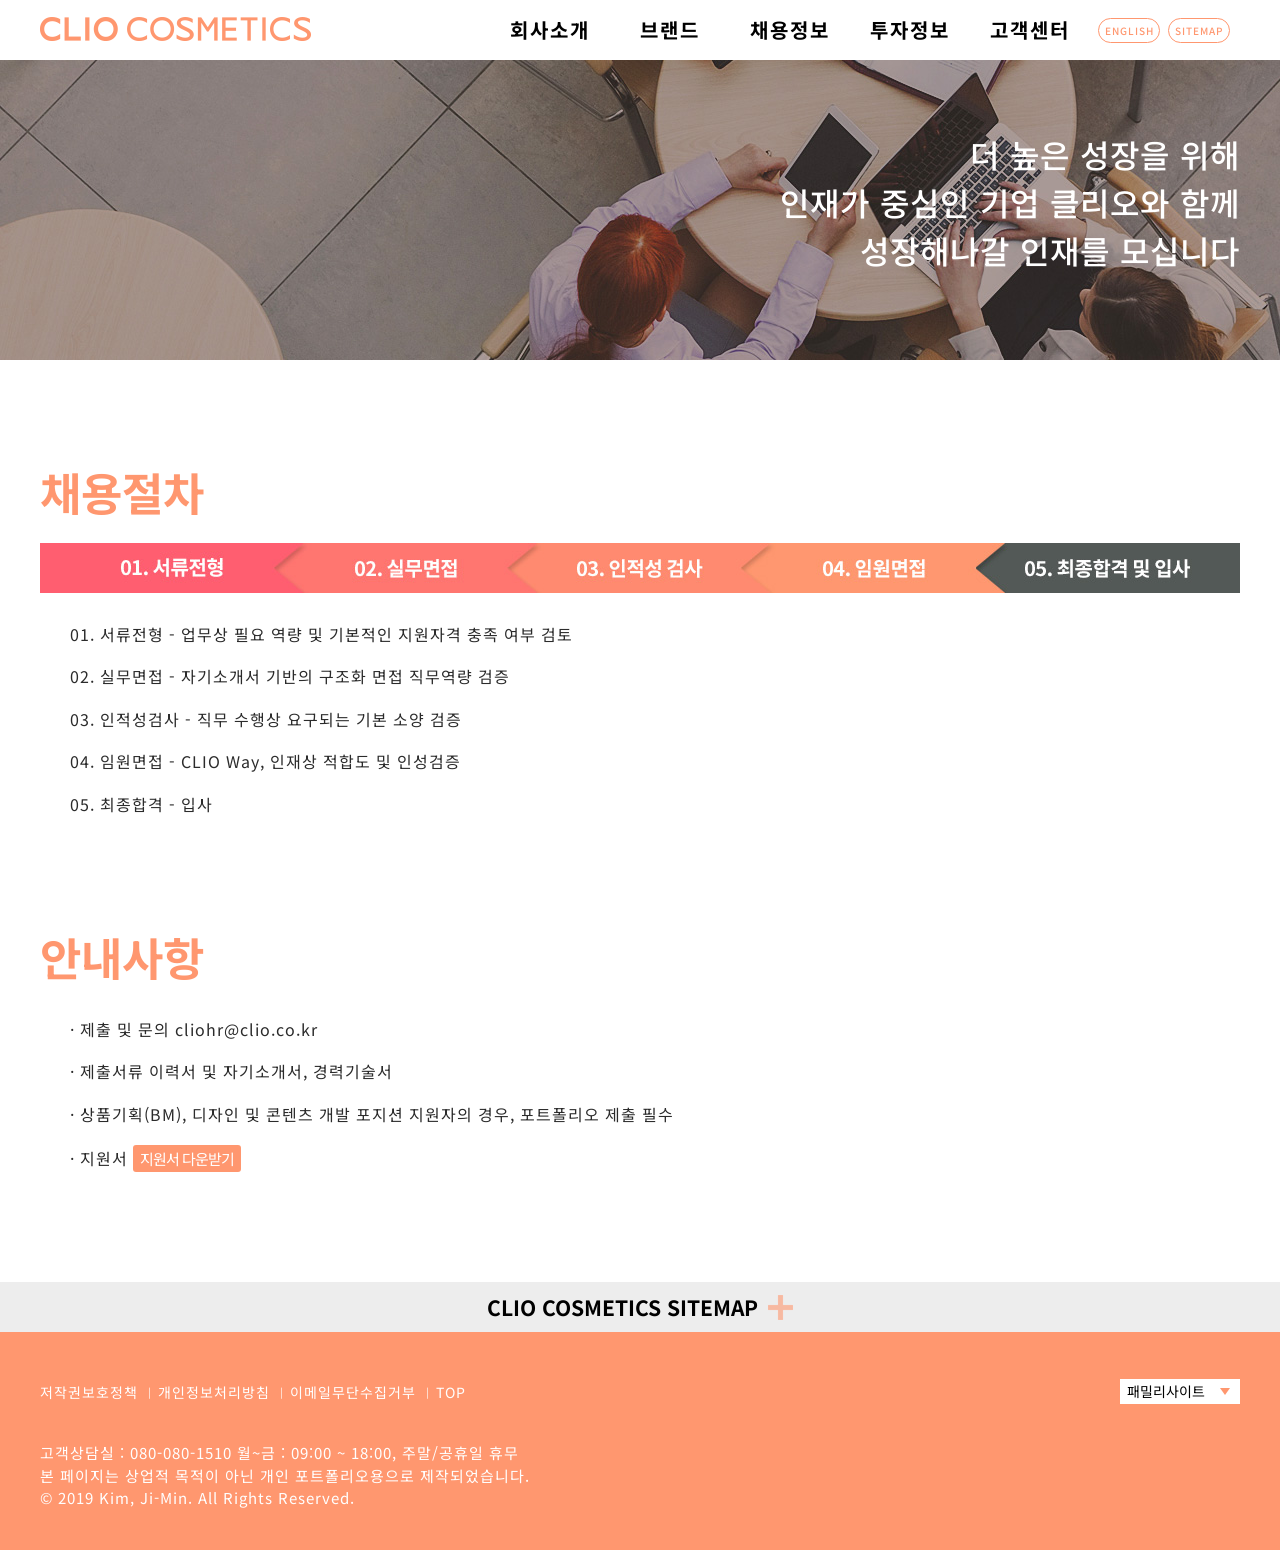
<file: sub_recruit.html>
<!DOCTYPE html>
<html lang="ko">
<head>
  <meta charset="UTF-8">
  <meta name="viewport" content="width=device-width, initial-scale=1.0">
  <meta http-equiv="X-UA-Compatible" content="ie=edge">
  <title>클리오 코스메틱스</title>
  <link rel="icon" type="image/png" sizes="16x16" href="images/favicon.jpg">
  <link rel="stylesheet" href="css/reset.css">
  <link rel="stylesheet" href="css/swiper.css">
  <link rel="stylesheet" href="css/animate.css">
  <link rel="stylesheet" href="css/style.css">

  <script src="js/plugin/jquery-1.12.3.js"></script>
  <script src="js/plugin/jquery.easing.min.js"></script>
  <script src="js/plugin/swiper.min.js"></script>
  <script src="js/plugin/wow.min.js"></script>
  <script src="js/function.js"></script>
</head>
<body>
  <div id="wrap">
    <header>
      <h1 class="logo"><a href="index.html">CLIO COSMETICS</a></h1>

      <nav class="clearfix">
        <ul class="gnb clearfix">
          <li>
            <a href="sub_ceo.html">회사소개</a>

            <div class="sub clearfix">
              <ol>
                <li><a href="sub_ceo.html">CEO인사말</a></li>
                <li><a href="#">Vision</a></li>
                <li><a href="#">문화경영</a></li>
                <li><a href="#">연구개발</a></li>
                <li><a href="sub_ci.html">CI</a></li>
              </ol>

              <div class="sub_img">
                <p>
                  클리오 코스메틱스는 더 나은<br>
                  품질과 서비스를 제공하는 글로벌<br>
                  No.1 기업으로 성장하겠습니다.
                </p>
              </div>
            </div>
          </li>

          <li>
            <a href="#">브랜드</a>

            <div class="sub clearfix">
              <ol>
                <li><a href="#">Club Clio</a></li>
                <li><a href="#">CLIO</a></li>
                <li><a href="#">peripera</a></li>
                <li><a href="#">goodal</a></li>
                <li><a href="#">DERMATORY</a></li>
                <li><a href="#">Healing Bird</a></li>
              </ol>

              <div class="sub_img">
                <p>
                  전세계 모든 고객들의 화장품 파우치에<br>
                  클리오 제품이 담기도록 노력하겠습니다.
                </p>
              </div>
            </div>
          </li>

          <li>
            <a href="sub_recruit.html">채용정보</a>

            <div class="sub clearfix">
              <ol>
                <li><a href="sub_recruit.html">인재상</a></li>
                <li><a href="sub_recruit.html">인사제도</a></li>
                <li><a href="sub_recruit.html">채용안내</a></li>
              </ol>

              <div class="sub_img">
                <p>
                  더 높은 성장을 위해 인재가 중심인 기업<br>
                  클리오와 함께 성장해나갈 인재를 모십니다.
                </p>
              </div>
            </div>
          </li>

          <li>
            <a href="#">투자정보</a>

            <div class="sub clearfix">
              <ol>
                <li><a href="#">경영정보</a></li>
                <li><a href="#">재무정보</a></li>
                <li><a href="#">공시정보</a></li>
                <li><a href="#">법적고지</a></li>
                <li><a href="#">IR자료</a></li>
              </ol>

              <div class="sub_img">
                <p>
                  혁신적인 제품, 서비스, 유통, 비즈니스 모델, 마케팅<br>
                  활동 등을 통하여 새로운 시장을 선도하겠습니다.
                </p>
              </div>
            </div>
          </li>

          <li>
            <a href="#">고객센터</a>

            <div class="sub clearfix">
              <ol>
                <li><a href="#">공지사항</a></li>
                <li><a href="#">Q&A</a></li>
                <li class="last"><a href="#">커뮤니티</a></li>
              </ol>

              <div class="sub_img">
                <p>
                  화장품을 통해 새로운 변화를 즐기는<br>
                  사람에게 자신감과 즐거움의 제공을 약속드립니다.
                </p>
              </div>
            </div>
          </li>
        </ul>

        <ul class="lnb clearfix">
          <li><a href="#" class="language">ENGLISH</a></li>
          <li><a href="#" class="sitemap">SITEMAP</a></li>
        </ul>
      </nav>
    </header>
    <!-- end of header -->
    <hr>

    <section>
      <h2 class="sr-only">채용안내 페이지</h2>
      <div class="sub_banner_02">
        <p class="wow fadeIn" data-wow-delay="100ms">
          더 높은 성장을 위해<br>
          인재가 중심인 기업 클리오와 함께<br>
          성장해나갈 인재를 모십니다
        </p>
      </div>

      <article class="recruitment content wow fadeInUp" data-wow-delay="200ms">
        <h2>채용절차</h2>

        <div class="recruitment_process">채용 과정 안내</div>
        <ol>
          <li>01. 서류전형 - 업무상 필요 역량 및 기본적인 지원자격 충족 여부 검토</li>
          <li>02. 실무면접 - 자기소개서 기반의 구조화 면접 직무역량 검증</li>
          <li>03. 인적성검사 - 직무 수행상 요구되는 기본 소양 검증</li>
          <li>04. 임원면접 - CLIO Way, 인재상 적합도 및 인성검증</li>
          <li>05. 최종합격 - 입사</li>
        </ol>

        <h2>안내사항</h2>
        <ol>
          <li>&middot; 제출 및 문의	cliohr@clio.co.kr</li>
          <li>&middot; 제출서류	이력서 및 자기소개서, 경력기술서</li>
          <li>&middot; 상품기획(BM), 디자인 및 콘텐츠 개발 포지션 지원자의 경우, 포트폴리오 제출 필수</li>
          <li>&middot; 지원서 <a href="#" title="지원서 다운받기">지원서 다운받기</a></li>
        </ol>
      </article>
    </section>
    <!-- end of section -->
    <hr>

    <footer>
      <div class="fnb">
        <a href="#" class="sitemapOpen">
          <h3 class="title">CLIO COSMETICS SITEMAP<span>펼쳐보기</span></h3>
        </a>

        <ul class="clearfix">
          <li>
            <a href="sub_ceo.html">회사소개</a>

            <ol class="fnb_sub">
              <li><a href="sub_ceo.html">&middot; CEO인사말</a></li>
              <li><a href="#">&middot; Vision</a></li>
              <li><a href="#">&middot; 문화경영</a></li>
              <li><a href="#">&middot; 연구개발</a></li>
              <li><a href="sub_ci.html">&middot; CI</a></li>
            </ol>
          </li>

          <li>
            <a href="#">브랜드</a>

            <ol class="fnb_sub">
              <li><a href="#">&middot; Club Clio</a></li>
              <li><a href="#">&middot; CLIO</a></li>
              <li><a href="#">&middot; peripera</a></li>
              <li><a href="#">&middot; goodal</a></li>
              <li><a href="#">&middot; DERMATORY</a></li>
              <li><a href="#">&middot; Healing Bird</a></li>
            </ol>
          </li>

          <li>
            <a href="sub_recruit.html">채용정보</a>

            <ol class="fnb_sub">
              <li><a href="sub_recruit.html">&middot; 인재상</a></li>
              <li><a href="sub_recruit.html">&middot; 인사제도</a></li>
              <li><a href="sub_recruit.html">&middot; 채용안내</a></li>
            </ol>
          </li>

          <li>
            <a href="#">투자정보</a>

            <ol class="fnb_sub">
              <li><a href="#">&middot; 경영정보</a></li>
              <li><a href="#">&middot; 재무정보</a></li>
              <li><a href="#">&middot; 공시정보</a></li>
              <li><a href="#">&middot; 법적고지</a></li>
              <li><a href="#">&middot; IR자료</a></li>
            </ol>
          </li>

          <li>
            <a href="#">고객센터</a>

            <ol class="fnb_sub">
              <li><a href="#">&middot; 공지사항</a></li>
              <li><a href="#">&middot; Q&A</a></li>
              <li><a href="#">&middot; 커뮤니티</a></li>
            </ol>
          </li>

          <li>
            <a href="#">SNS</a>

            <ol class="fnb_sub">
              <li><a href="#">&middot; facebook</a></li>
              <li><a href="#">&middot; instagram</a></li>
              <li><a href="#">&middot; youtube</a></li>
              <li><a href="#">&middot; blog</a></li>
            </ol>
          </li>
        </ul>
      </div>

      <div class="info">
        <ul class="policy clearfix">
          <li><a href="#">저작권보호정책</a></li>
          <li><a href="#">개인정보처리방침</a></li>
          <li><a href="#">이메일무단수집거부</a></li>
          <li><a href="#" class="top">TOP</a></li>
        </ul>

        <div class="familysite">
          <a href="#" class="familysiteOpen">패밀리사이트<span>이동하기</span></a>

          <ul>
            <li><a href="https://www.clubclio.co.kr/" target="_blank">클럽 클리오</a></li>
            <li><a href="http://www.cliocosmetic.com/" target="_blank">클리오</a></li>
            <li><a href="http://www.periperacosmetic.com/" target="_blank">페리페라</a></li>
            <li><a href="http://www.goodalcosmetic.com/" target="_blank">구달</a></li>
            <li><a href="http://www.dermatory.com/" target="_blank">더마토리</a></li>
            <li><a href="http://www.healingbird.co.kr/" target="_blank">힐링 버드</a></li>
          </ul>
        </div>
  
        <address>
          고객상담실 : 080-080-1510 월~금 : 09:00 ~ 18:00, 주말/공휴일 휴무<br>
          본 페이지는 상업적 목적이 아닌 개인 포트폴리오용으로 제작되었습니다.<br>
          &copy; 2019 Kim, Ji-Min. All Rights Reserved.       
        </address>
      </div>
    </footer>
  </div>

  <script src="js/initial_function.js"></script>
</body>
</html>
</file>
<file: css/style.css>
@charset "utf-8";
@import url('https://fonts.googleapis.com/css?family=Noto+Sans+KR:400,500,700&display=swap');

/* default */
body{font-family:'Noto Sans KR',sans-serif; color:#2b2b2b;}
#wrap{width:100%;}

/* header */
header{position:relative; height:60px;}
header>h1{position:absolute; top:17px; left:50%; margin-left:-600px; width:271px; background-image: url(../images/logo.png);}
header>h1>a{display:block; height:24px; text-indent:-9999px;}

header>nav{position:absolute; top:0; left:50%; margin-left:-150px; width:750px;}
header>nav>.gnb{position:relative; float:left; width:600px;}
header>nav>.gnb>li{float:left; width:120px;}
header>nav>.gnb>li>a{display:block; height:60px; line-height:60px; font-size:20px; letter-spacing:2px; font-weight:700; text-align:center; transition:all 0.4s;}
header>nav>.gnb>li:hover>a,header>nav>.gnb>li>a:focus{font-weight:700; color:#ff976f;}

header>nav>.gnb>li>.sub{display:none; position:absolute; z-index:250; left:0; top:60px; width:750px; height:247px; background-color:#ededed;}
header>nav>.gnb>li>.sub>ol{float:left; position:absolute; left:0; top:0; width:450px; height:250px;}
header>nav>.gnb>li>.sub>ol>li>a{display:block; padding:10px; text-indent:10px; font-size:15px; font-weight:500; letter-spacing:2px; transition:all 0.4s;}
header>nav>.gnb>li>.sub>ol>li:hover>a,header>nav>.gnb>li>.sub>ol>li>a:focus{color:#ff976f; background-color:#dedede;}

header>nav>.gnb>li>.sub>.sub_img{float:left; position:absolute; right:0; top:0; width:300px; height:250px; background-image:url(../images/mnu_bg_1.jpg); background-position:center 10px; background-repeat:no-repeat;}
header>nav>.gnb>li:nth-child(2)>.sub>.sub_img{background-image:url(../images/mnu_bg_2.jpg);}
header>nav>.gnb>li:nth-child(3)>.sub>.sub_img{background-image:url(../images/mnu_bg_3.jpg);}
header>nav>.gnb>li:nth-child(4)>.sub>.sub_img{background-image:url(../images/mnu_bg_4.jpg);}
header>nav>.gnb>li:nth-child(5)>.sub>.sub_img{background-image:url(../images/mnu_bg_5.jpg);}
header>nav>.gnb>li>.sub>.sub_img>p{position:absolute; left:14px; font-size:14px; top:145px; line-height:1.7; letter-spacing:-1px;}

header>nav>.lnb{position:absolute; right:0; top:18px; float:left; width:150px;}
header>nav>.lnb>li{float:left; margin-left:8px; width:60px; border: 1px solid #ff976f; border-radius:30px;}
header>nav>.lnb>li>a{display:block; font-size:10px; height:23px; color:#ff976f; line-height:23px; text-align:center; font-weight:500; letter-spacing:1px;}

/* section */
section{width:100%;}

section>.slide-container{position:relative; width:100%; height:650px;}
section>.slide-container>.slide{width:100%; height:650px;}
section>.slide-container>.slide>li{display:none; position:absolute; left:0; top:0; width:100%; height:650px; background-image:url(../images/slide_1.jpg); background-position:center center; background-size:cover;}
section>.slide-container>.slide>li.on{display:block;}
section>.slide-container>.slide>li:nth-child(2){background-image:url(../images/slide_4.jpg);}
section>.slide-container>.slide>li:nth-child(3){background-image:url(../images/slide_3.jpg);}
section>.slide-container>.slide>li>h2{position:absolute; left:50%; top:200px; margin-left:-610px; font-size:100px; color:#ff976f; opacity:0.9; letter-spacing:-1px; line-height:1;}
section>.slide-container>.slide>li>p{position:absolute; left:50%; top:420px; margin-left:-600px; font-size:18px; color:#fff; line-height:1.6; letter-spacing:-1px;}
section>.slide-container>.slide>li>a{position:absolute; left:50%; top:520px; margin-left:-600px; display:block; width:160px; height:30px; color:#fff; line-height:30px;font-weight:500; font-size:16px; text-align:center; letter-spacing:1px; border:1px solid #fff; border-radius:3px; transition:all 0.4s;}
section>.slide-container>.slide>li>a:hover,section>.slide-container>.slide>li>a:focus{background-color:#ff976f; border-color:#ff976f;}
section>.slide-container>.slide>li:not(:first-child)>p{color:#555;}
section>.slide-container>.slide>li:not(:first-child)>a{color:#555; border-color:#555;}
section>.slide-container>.slide>li:not(:first-child)>a:hover,section>.slide-container>.slide>li:not(:first-child)>a:focus{color:#fff; border-color:#ff976f;}

section>.slide-container>.slide-pagination{position:absolute; left:50%; bottom:30px; margin-left:-55px; width:110px;}
section>.slide-container>.slide-pagination>ol{width:110px; height:5px;}
section>.slide-container>.slide-pagination>ol>li{float:left; margin-left:10px; width:30px; background-color:#ff976f; border-radius:50px; opacity:0.4; transition:all 0.4s;}
section>.slide-container>.slide-pagination>ol>li:first-child{margin-left:0;}
section>.slide-container>.slide-pagination>ol>li>a{display:block; height:5px; text-indent:-9999px;}
section>.slide-container>.slide-pagination>ol>li.on{background-color:#ff5e70; opacity:1;}
section>.slide-container>.slide-pagination>ol>li:hover{opacity:0.8;}

section>.content{width:1200px; margin:0 auto; padding:100px 0; text-align:center;}
section>.content>h3:before{content:''; display:block; margin:0 auto; width:2px; height:40px; background-color:#ff976f;}
section>.content>h3{margin-bottom:10px; font-size:45px; color:#ff976f; }
section>.content>p{margin-bottom:50px; font-size:16px; font-weight:400; letter-spacing:1px; line-height:1.6;}
section>.content>a{display:block; margin:0 auto; width:180px; height:30px; line-height:30px; font-weight:500; font-size:14px; text-align:center; color:#ff976f; letter-spacing:1px; border:1px solid #ff976f; background-color:#fff; border-radius:3px; transition:all 0.4s;}
section>.content>a:hover,section>.content>a:focus{color:#fff; background-color:#ff976f; background-image:url(../images/btn_bg.jpg); background-position:center center; background-size:cover;}

.swiper-container {width:1000px; height:300px;}
.swiper-slide {border:1px solid #ccc; position:relative; box-sizing:border-box;
  text-align: center;
  font-size: 18px;
  background: #fff;
  /* Center slide text vertically */
  display: -webkit-box;
  display: -ms-flexbox;
  display: -webkit-flex;
  display: flex;
  -webkit-box-pack: center;
  -ms-flex-pack: center;
  -webkit-justify-content: center;
  justify-content: center;
  -webkit-box-align: center;
  -ms-flex-align: center;
  -webkit-align-items: center;
  align-items: center;
}

section>.brands>.swiper-container>.swiper-wrapper>.swiper-slide{position:relative; left:0; top:0; width:100%; height:auto; background-repeat:no-repeat; background-size:contain; background-position:center top;}
section>.brands>.swiper-container>.swiper-wrapper>.brands1{background-image:url(../images/brand_1.jpg);}
section>.brands>.swiper-container>.swiper-wrapper>.brands2{background-image:url(../images/brand_2.jpg);}
section>.brands>.swiper-container>.swiper-wrapper>.brands3{background-image:url(../images/brand_3.jpg);}
section>.brands>.swiper-container>.swiper-wrapper>.brands4{background-image:url(../images/brand_4.jpg);}
section>.brands>.swiper-container>.swiper-wrapper>.brands5{background-image:url(../images/brand_5.jpg);}
section>.brands>.swiper-container>.swiper-wrapper>.brands6{background-image:url(../images/brand_6.jpg);}

section>.brands>.swiper-container>.swiper-wrapper>.swiper-slide>h3{margin-top:115px; font-size:25px;}
section>.brands>.swiper-container>.swiper-wrapper>.swiper-slide>a{position:absolute; left:50%; bottom:30px; display:block; margin-left:-60px; width:120px; height:30px; line-height:30px; font-size:14px; text-align:center; color:#ff976f; letter-spacing:1px; border:1px solid #ff976f; background-color:#fff; border-radius:3px; transition:all 0.4s;}
section>.brands>.swiper-container>.swiper-wrapper>.swiper-slide>a:hover,
section>.brands>.swiper-container>.swiper-wrapper>.swiper-slide>a:focus{color:#fff; background-color:#ff976f; background-image:url(../images/btn_bg.jpg); background-position:center center; background-size:cover;}


section>.global{position:relative; width:100%; height:450px; color:#fff; background-image:url(../images/banner.jpg); background-position:center center; background-repeat:no-repeat; background-size:cover;}
section>.global>h3{position:absolute; left:50%; top:100px; margin-left:-600px; font-weight:400; font-size:22px; letter-spacing:1px; opacity:0.8;}
section>.global>p{position:absolute; left:50%; top:150px; margin-left:-600px; font-weight:700; font-size:50px; line-height:1.2; letter-spacing:-2px; opacity:0.8;}
section>.global>a{position:absolute; left:50%; top:360px; display:block; margin-left:-90px; width:180px; height:30px; line-height:30px; font-weight:500; color:#fff; font-size:14px; text-align:center; letter-spacing:1px; border:1px solid #fff; border-radius:3px; transition:all 0.4s;}
section>.global>a:hover,section>.global>a:focus{color:#fff; background-color:#ff976f; background-image:url(../images/btn_bg.jpg); background-position:center center; background-size:cover; border-color:#ff976f;}

section>.recruit{position:relative; width:1200px; height:962px; margin:0 auto;}
section>.recruit>.recruit-apply{position:absolute; left:0; top:100px; width:808px; height:370px; background-image:url(../images/board_apply.png); background-size:cover;}
section>.recruit>.recruit-apply>p{position:absolute; left:30px; top:30px; font-size:50px; font-weight:500; letter-spacing:1px; line-height:1.2; color: #fff; }
section>.recruit>.recruit-apply>a{position:absolute; left:30px; bottom:50px; display:block; width:200px; height:35px; line-height:35px; color:#fff; font-size:16px; font-weight:500; text-align:center; letter-spacing:1px; border:1px solid #fff; border-radius:3px; transition:all 0.4s;}
section>.recruit>.recruit-apply>a:hover,section>.recruit>.recruit-apply>a:focus{color:#ff5e70; background-color:#fff;}

section>.recruit>.recruit-notice{position:absolute; right:0; top:100px; width:370px; height:370px; background-image:url(../images/board_notice.jpg); background-size:cover;}
section>.recruit>.recruit-notice>p{position:absolute; left:25px; top:30px; font-size:45px; font-weight:500; letter-spacing:-3px; line-height:1.2; color: #fff;}
section>.recruit>.recruit-notice>a{position:absolute; left:25px; bottom:50px; display:block; width:200px; height:35px; line-height:35px; color:#fff; font-size:16px; font-weight:500; text-align:center; letter-spacing:1px; border:1px solid #fff; border-radius:3px; transition:all 0.4s;}
section>.recruit>.recruit-notice>a:hover,section>.recruit>.notice-apply>a:focus{color:#ff5e70; background-color:#fff;}

section>.recruit>.recruit-board{position:absolute; left:50%; top:500px; margin-left:-600px; width:1200px; height:462px; }
section>.recruit>.recruit-board>h3{height:50px; margin-bottom:10px; line-height:50px; font-size:26px; font-weight:700; letter-spacing:1px; border-bottom:2px solid #ff976f;}
section>.recruit>.recruit-board>h3>a{float:right; font-size:16px;  color:#555; font-weight:400; letter-spacing:2px;}
section>.recruit>.recruit-board>.board>li{width:1200px;}
section>.recruit>.recruit-board>.board>li>a{display:block; position:relative; width:1200px; height:60px; font-size:18px; font-weight:500; letter-spacing:1px; line-height:60px;}
section>.recruit>.recruit-board>.board>li>a:hover,section>.recruit>.recruit-board>.board>li>a:focus{text-decoration:underline;}
section>.recruit>.recruit-board>.board>li>a>.date{display:inline-block; position:absolute; right:80px; top:0; font-size:15px; color:#555; letter-spacing:1px;}
section>.recruit>.recruit-board>.board>li>a>.day{display:inline-block; position:absolute; right:0; top:5px; width:50px; height:50px; line-height:50px; letter-spacing:2px; text-align:center; font-size:16px; font-weight:500; color:#fff; background-color:#ff976f; border-radius:50%;}

section>.brandnews{position:relative; width:1200px; height:420px; padding:100px 0; margin:0 auto;}
section>.brandnews>h3{margin-bottom:10px; font-size:22px; letter-spacing:1px; color:#ff976f;}
section>.brandnews>h4{margin-bottom:20px; font-size:50px; line-height:1.2; letter-spacing:-2px;}
section>.brandnews>p{margin-bottom:135px; font-size:16px; font-weight:400; letter-spacing:1px; line-height:1.6;}
section>.brandnews>a{display:block; width:180px; height:30px; line-height:30px; font-weight:500; font-size:14px; text-align:center; color:#ff976f; letter-spacing:1px; border:1px solid #ff976f; background-color:#fff; border-radius:3px; transition:all 0.4s;}
section>.brandnews>a:hover,section>.brandnews>a:focus{color:#fff; background-color:#ff976f; background-image:url(../images/btn_bg.jpg); background-position:center center; background-size:cover;}
section>.brandnews>a.brandnews_img{position:absolute; right:0; top:100px; width:420px; height:420px; text-indent:-9999px; background-image:url(../images/brandnews.jpg); border:none; border-radius:0;}

section>.slogan{width:100%; height:250px; text-align:center; color:#2b2b2b; background-image:url(../images/banner_2.jpg); background-position:center center; background-repeat:no-repeat; background-size:cover;}
section>.slogan>h3{padding-top:30px; font-size:25px; letter-spacing:1px; opacity:0.7;}
section>.slogan>p{margin-top:30px; font-weight:400; font-size:22px; line-height:1.5; letter-spacing:-1px; opacity:0.7;}

section>.way>.ways{width:1000px; height:240px; margin:0 auto;}
section>.way>.ways>ol>li{float:left; width:300px; height:240px; margin-left:50px;}
section>.way>.ways>ol>li:first-child{margin-left:0;}
section>.way>.ways>ol>li>h4{margin-bottom:10px; font-size:20px;}
section>.way>.ways>ol>li>h4>span{display:block; margin:0 auto; width:150px; height:150px; text-indent:-9999px; background-image:url(../images/icon_1.jpg);}
section>.way>.ways>ol>li:nth-child(2)>h4>span{background-image:url(../images/icon_2.jpg);}
section>.way>.ways>ol>li:nth-child(3)>h4>span{background-image:url(../images/icon_3.jpg);}
section>.way>.ways>ol>li>p{font-size:15px; letter-spacing:-1px; line-height:1.6;}

/* footer */
footer{width:100%; background-color: #ededed;}
footer>.fnb{width:1200px; margin:0 auto; background-color: #ededed;}
footer>.fnb>a{display:block; height:50px; line-height:50px; font-weight:500; text-align:center; font-size:18px;}
footer>.fnb>a>h3>span{display:inline-block; width:25px; height:25px; margin-left:10px; line-height:25px; text-indent:-9999px; background-image:url(../images/icon_plus.png); opacity:0.6; transition:all 0.4s;}
footer>.fnb>a:hover span,footer>.fnb>a:focus span{transform:rotate(360deg); opacity:1; }

footer>.fnb>ul{display:none; padding-bottom:50px;}
footer>.fnb>ul>li{float:left; width:160px; height:270px; margin-left:23px; padding-left:20px; text-indent:10px; border-left:1px solid #ccc;}
footer>.fnb>ul>li:first-child{margin-left:0; border:none;}
footer>.fnb>ul>li>a{display:block; height:30px; line-height:30px; font-weight:500; font-size:16px; letter-spacing:2px; color:#ff976f;}
footer>.fnb>ul>li>.fnb_sub>li>a{display:block; padding:8px 2px; font-size:14px; letter-spacing:1px;}
footer>.fnb>ul>li>.fnb_sub>li>a:hover,footer>.fnb>ul>li>.fnb_sub>li>a:focus{text-decoration:underline;}

footer>.info{position:relative; width:100%; padding:40px 0; color:#fff; background-color: #ff976f;}
footer>.info>.policy{width:1200px; margin:0 auto 30px;}
footer>.info>.policy>li{float:left; height:40px; padding-left:20px;}
footer>.info>.policy>li::after{content:'|'; display:block; margin-top:-27px; margin-left:-10px; font-size:10px; color:#fff;}
footer>.info>.policy>li:first-child{padding-left:0px;}
footer>.info>.policy>li:first-child::after{content:'';}
footer>.info>.policy>li>a{display:block; height:40px; line-height:40px; font-size:14px; letter-spacing:1px; color:#fff;}

footer>.info>.familysite{position:absolute; right:50%; top:47px; margin-right:-600px; width:120px; height:25px;}
footer>.info>.familysite>a{display:block; height:25px; line-height:25px; text-indent:7px; font-size:14px; background-color:#fff;}
footer>.info>.familysite>a>span{display:inline-block; margin-left:12px; width:15px; height:15px; line-height:15px; text-indent:-99999em; background-image: url(../images/icon_arrow.png);}
footer>.info>.familysite>ul{display:none; width:120px; background-color:#fff;}
footer>.info>.familysite>ul>li>a{display:block; padding:2px 0; font-size:13px; letter-spacing:1px; text-indent:7px;}
footer>.info>.familysite>ul>li>a:hover,footer>.info>.familysite>ul>li>a:hover{color:#ff976f; font-weight:700;}

footer>.info>address{width:1200px; margin:0 auto; font-size:15px; line-height:1.5; letter-spacing:1px;}

/* sub - ceo */
section>.sub_banner{position:relative; width:100%; height:300px; background-image:url(../images/sub_banner_01.jpg); background-position:center center;}
section>.sub_banner>p{position:absolute; top:70px; right:50%; margin-right:-600px; text-align:right; font-size:32px; font-weight:500; letter-spacing:1px; line-height:1.5;}

section>.ceo{position:relative; height:1130px; text-align:left;}
section>.ceo>h2{position:absolute; left:0; top:100px; margin-bottom:10px; font-size:45px; color:#ff976f;}
section>.ceo>.ceo_img{position:absolute; left:0; top:190px;width:740px; height:650px; text-indent:-9999px; background-image:url(../images/ceo_img.jpg); background-repeat:no-repeat;}
section>.ceo>.ceo_text{position:absolute; right:0; top:350px; width:620px; height:750px; padding:50px; background-color: #ededed;}
section>.ceo>.ceo_text>h3{margin-bottom:20px; font-size:32px; color:#ff976f; letter-spacing:-1px; line-height:1.5;}
section>.ceo>.ceo_text>h3:after{content:''; display:block; margin-top:5px; width:2px; height:40px; background-color:#ff976f;}
section>.ceo>.ceo_text>p{margin-bottom:20px; font-size:16px; font-weight:400; letter-spacing:1px; line-height:1.7; text-align:justify;}
section>.ceo>.ceo_text>p:last-of-type{font-size:18px; font-weight:500;}
section>.ceo>.ceo_text>.ceo_sign{width:107px; height:57px; text-indent:-9999px; background-image:url(../images/ceo_sign.png);}

/* sub - ci */
section>.ci>h2{margin-bottom:20px; font-size:45px; text-align:left; color:#ff976f;}
section>.ci>div{width:1200px; margin:0 auto 100px; text-align:center;}
section>.ci>div>h3{margin-bottom:20px; font-size:32px; letter-spacing:-1px;}
section>.ci>div>h3+div{margin:0 auto 20px; text-indent:-9999px;}
section>.ci>div>.logo_img{width:701px; height:62px; background-image:url(../images/ci_logo.jpg);}
section>.ci>div>.symbol_img{width:338px; height:182px; background-image:url(../images/ci_symbol.jpg);}
section>.ci>div>p{font-size:16px; font-weight:400; letter-spacing:1px; line-height:1.7; }
section>.ci>div>p.sub_tit{margin-top:10px; font-size:14px; font-weight:400; color:#666; letter-spacing:-1px;}

section>.ci>.ci_color{margin-bottom:0px;}
section>.ci>.ci_color>ul{width:1200px; margin:20px auto 0;}
section>.ci>.ci_color>ul>li{float:left; position:relative; margin-left:15px; width:390px; height:180px; color:#fff; text-align:left;}
section>.ci>.ci_color>ul>li:first-child{margin-left:0; background-color:#ff976f;}
section>.ci>.ci_color>ul>li:nth-child(2){background-color:#ff5e70;}
section>.ci>.ci_color>ul>li:nth-child(3){background-color:#2b2b2b;}
section>.ci>.ci_color>ul>li>h3{position:absolute; left:30px; top:30px; font-size:34px; letter-spacing:1px;}

section>.ci>.ci_color>ul>li>ol{position:absolute; left:30px; bottom:30px;}
section>.ci>.ci_color>ul>li>ol>li{font-weight:700; font-size:15px; letter-spacing:1px;}
section>.ci>.ci_color>ul>li>ol>li>span{padding-left:10px; font-weight:400;}

/* sub - recruitment */
section>.sub_banner_02{position:relative; width:100%; height:300px; background-image:url(../images/sub_banner_02.jpg); background-position:center center;}
section>.sub_banner_02>p{position:absolute; top:70px; right:50%; margin-right:-600px; color:#fff; text-align:right; font-size:32px; font-weight:500; letter-spacing:1px; line-height:1.5;}

section>.recruitment>h2{margin-bottom:20px; font-size:45px; text-align:left; color:#ff976f;}
section>.recruitment>.recruitment_process{width:1200px; height:50px; margin-bottom:20px; text-indent:-9999px; background-image: url(../images/recruit_process.jpg);}
section>.recruitment>ol{margin-bottom:100px;}
section>.recruitment>ol:last-child{margin-bottom:0px;}
section>.recruitment>ol>li{padding:10px 0; text-align:left; padding-left:30px; font-size:16px; letter-spacing:1px;}
section>.recruitment>ol>li>a{display:inline-block; color:#fff; padding:3px 7px; font-size:15px; text-align:center; letter-spacing:-1px; background-color:#ff976f; border-radius:3px;}
section>.recruitment>ol>li>a:hover{text-decoration:underline;}
</file>
